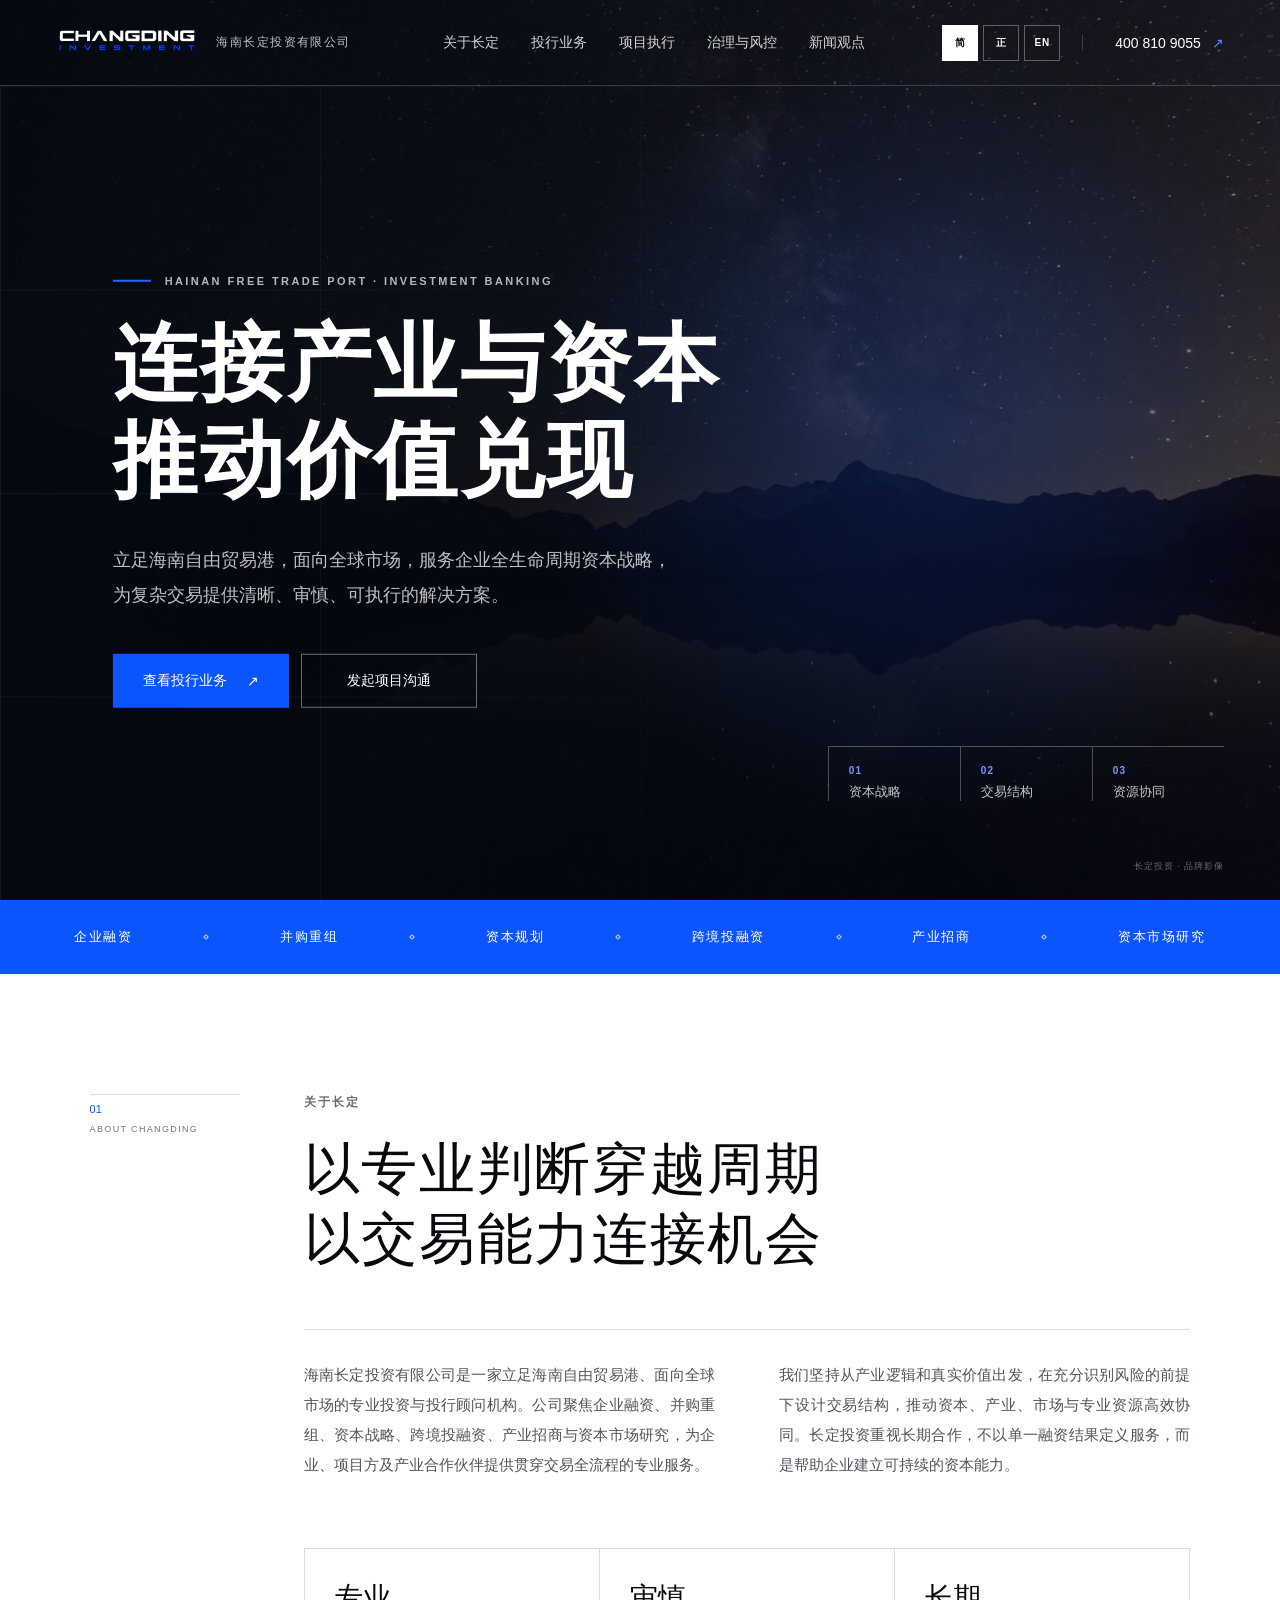
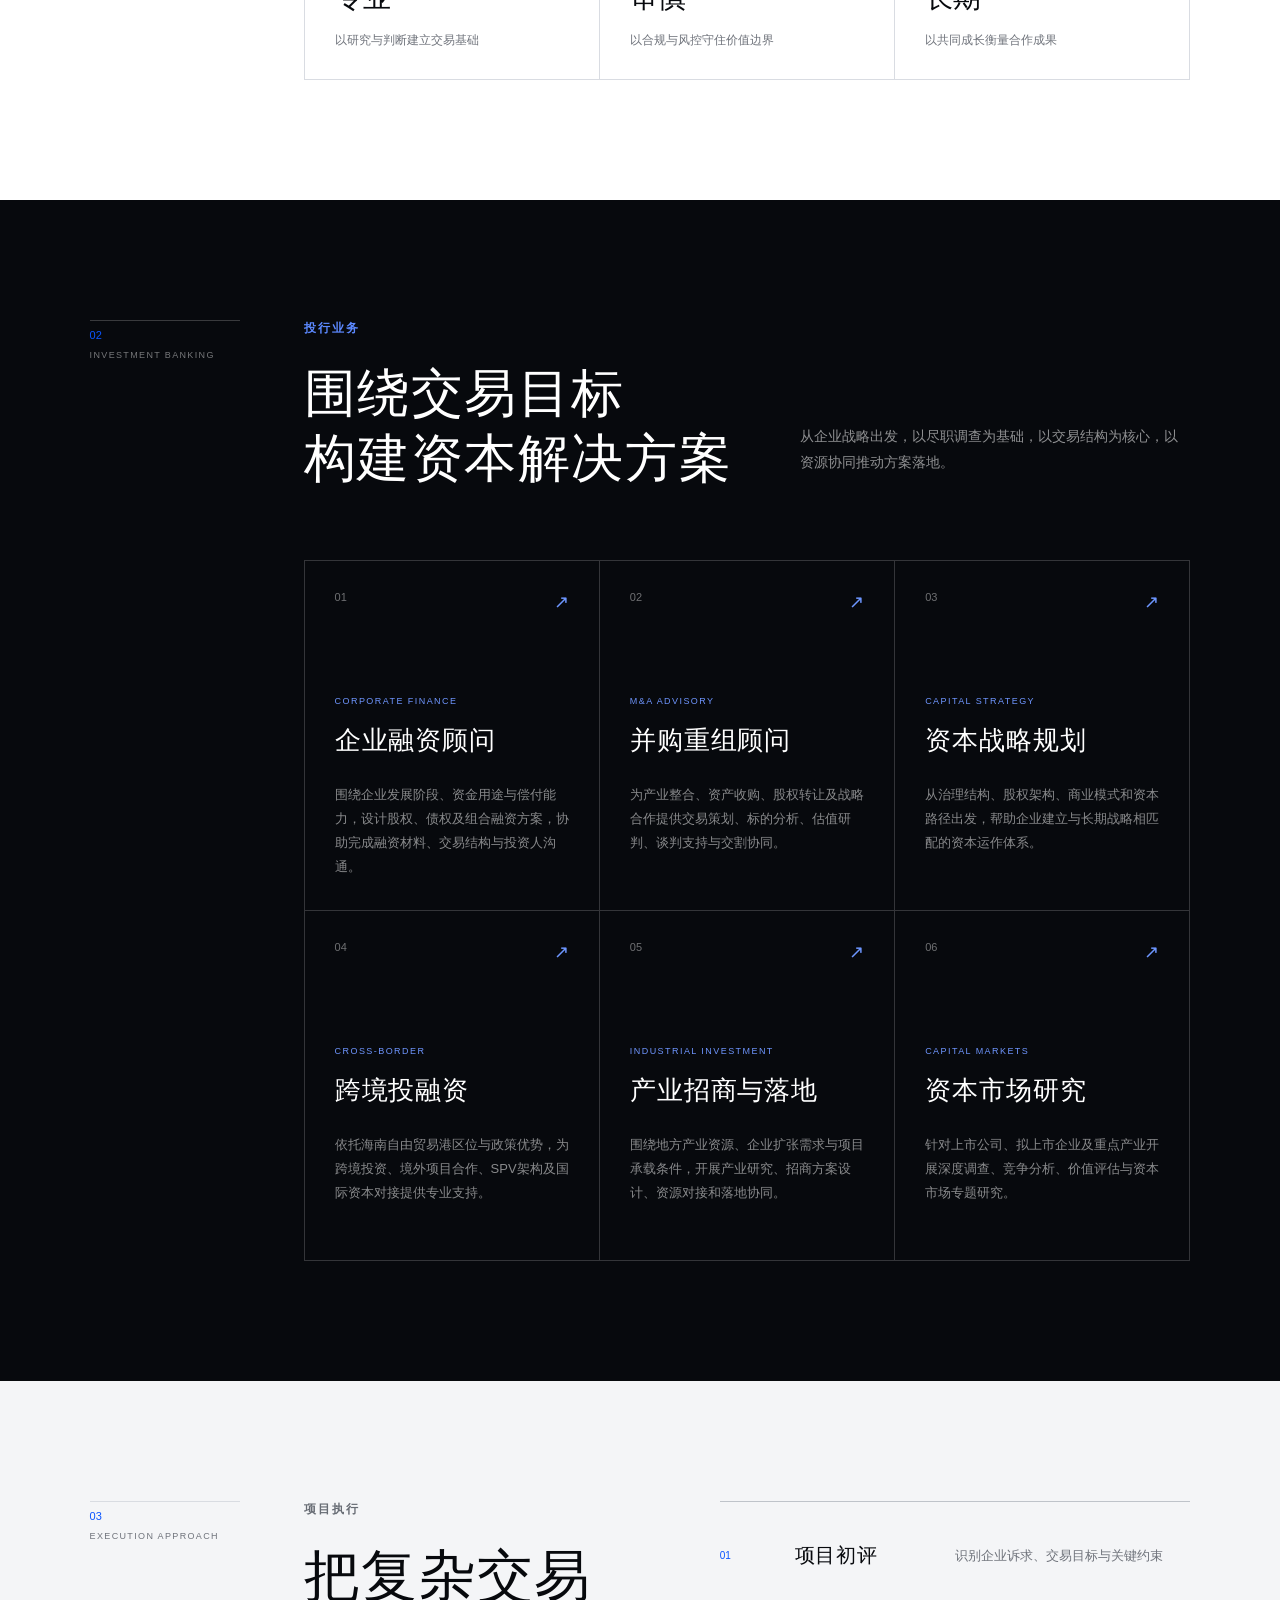
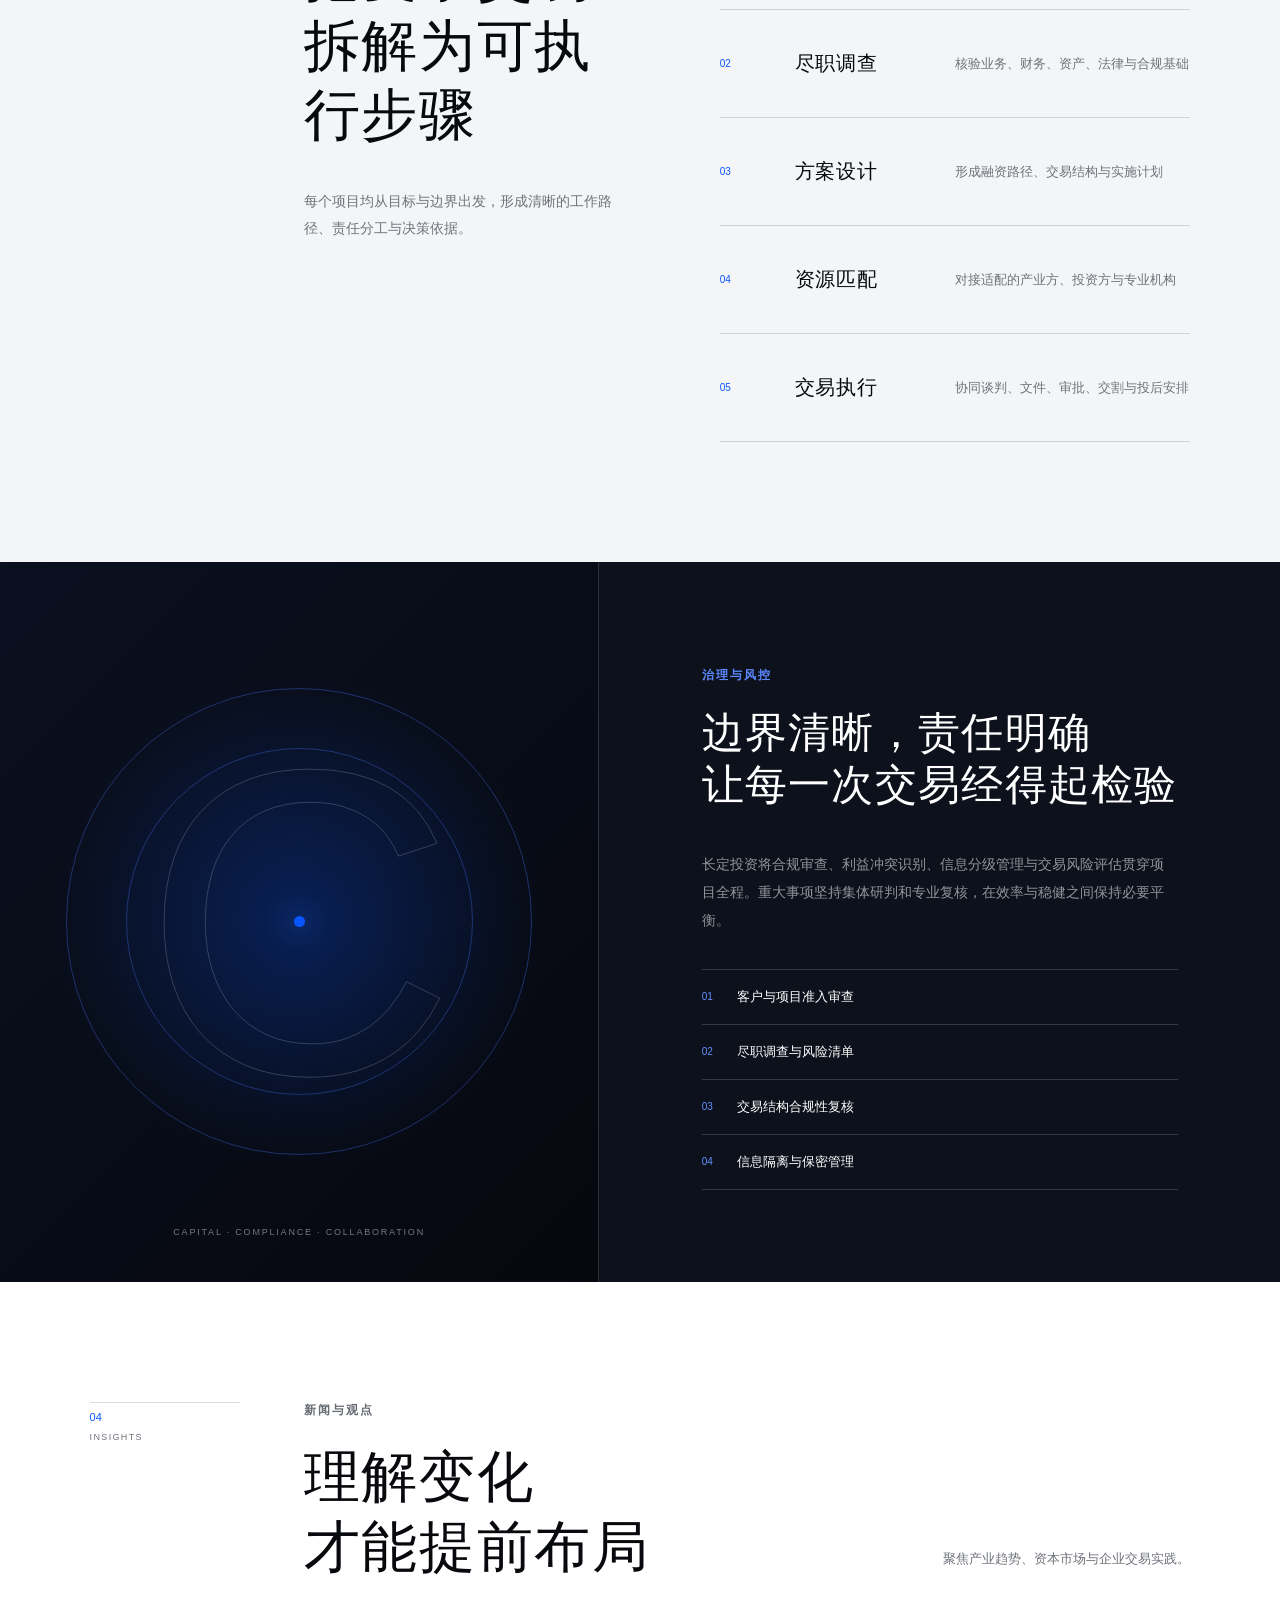
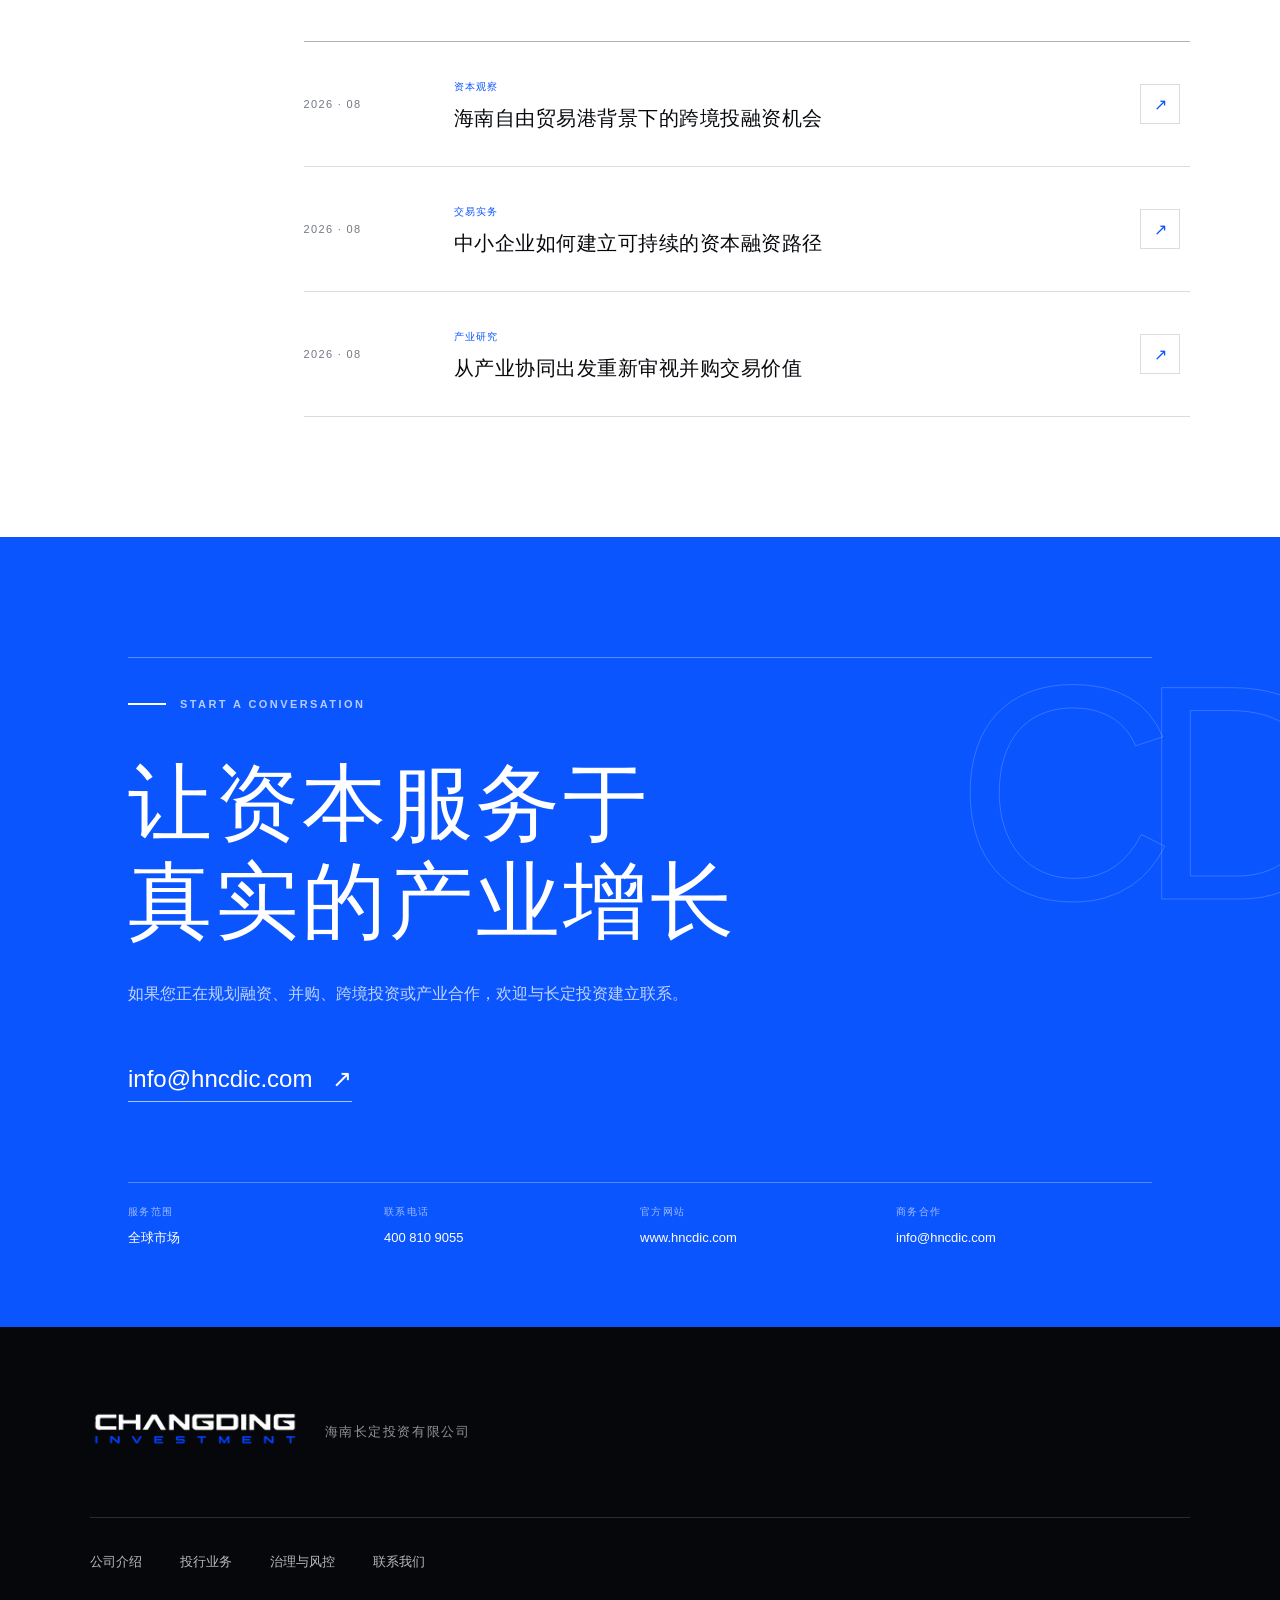
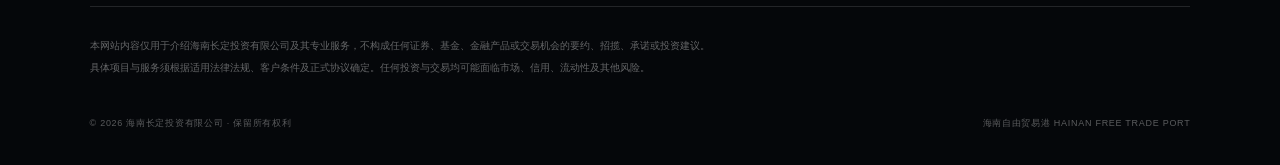
<file: index.html>
<!doctype html>
<html lang="zh-Hans">
<head>
  <meta charset="utf-8">
  <meta name="viewport" content="width=device-width,initial-scale=1">
  <title>海南长定投资有限公司｜投资银行与资本顾问</title>
  <meta name="description" content="海南长定投资有限公司立足海南自由贸易港、面向全球市场，提供企业融资、并购重组、资本战略、跨境投融资、产业招商与资本市场研究服务。">
  <meta name="keywords" content="海南长定投资,投资银行,企业融资,并购重组,跨境投融资,海南自由贸易港">
  <link rel="alternate" hreflang="zh-Hans" href="https://hncdic.com/">
  <link rel="alternate" hreflang="zh-Hant" href="https://hncdic.com/zh-hant/">
  <link rel="alternate" hreflang="en" href="https://hncdic.com/en/">
  <link rel="alternate" hreflang="x-default" href="https://hncdic.com/">
  <link rel="icon" href="favicon.svg" type="image/svg+xml">
  <link rel="stylesheet" href="styles.css?v=20260831-9">
</head>
<body>
<main>
  <header class="site-header">
    <a class="brand" href="#top" aria-label="海南长定投资有限公司首页">
      <img src="changding-logo-dark.png" alt="CHANGDING INVESTMENT">
      <span>海南长定投资有限公司</span>
    </a>
    <nav class="desktop-nav" aria-label="主导航">
      <a href="#about">关于长定</a><a href="#services">投行业务</a><a href="#approach">项目执行</a><a href="#governance">治理与风控</a><a href="#insights">新闻观点</a>
    </nav>
    <div class="header-tools">
      <nav class="language-nav" aria-label="语言切换">
        <a class="lang-switch" href="./" lang="zh-Hans" aria-current="page" aria-label="简体中文">简</a>
        <a class="lang-switch" href="zh-hant/" lang="zh-Hant" aria-label="正體中文">正</a>
        <a class="lang-switch" href="en/" lang="en" aria-label="English">EN</a>
      </nav>
      <a class="header-contact" href="tel:4008109055">400 810 9055 <span>↗</span></a>
    </div>
    <details class="mobile-menu">
      <summary aria-label="打开导航">菜单</summary>
      <nav><a href="#about">关于长定</a><a href="#services">投行业务</a><a href="#approach">项目执行</a><a href="#governance">治理与风控</a><a href="#insights">新闻观点</a><a href="#contact">联系我们</a></nav>
    </details>
  </header>

  <section class="hero" id="top">
    <video id="hero-video" class="hero-video" autoplay muted loop playsinline webkit-playsinline preload="auto" poster="hero-poster.jpg?v=2" aria-hidden="true" disablepictureinpicture>
      <source src="hero-background.mp4?v=2" type="video/mp4">
    </video>
    <div class="hero-grid" aria-hidden="true"></div>
    <div class="hero-content">
      <p class="eyebrow"><span></span> HAINAN FREE TRADE PORT · INVESTMENT BANKING</p>
      <h1>连接产业与资本<br>推动价值兑现</h1>
      <p class="hero-lead">立足海南自由贸易港，面向全球市场，服务企业全生命周期资本战略，<br>为复杂交易提供清晰、审慎、可执行的解决方案。</p>
      <div class="hero-actions"><a class="button button-blue" href="#services">查看投行业务 <span>↗</span></a><a class="button button-ghost" href="#contact">发起项目沟通</a></div>
    </div>
    <div class="hero-side"><div><strong>01</strong><span>资本战略</span></div><div><strong>02</strong><span>交易结构</span></div><div><strong>03</strong><span>资源协同</span></div></div>
    <p class="photo-credit">长定投资 · 品牌影像</p>
  </section>

  <div class="ticker" aria-label="核心业务"><div><span>企业融资</span><i></i><span>并购重组</span><i></i><span>资本规划</span><i></i><span>跨境投融资</span><i></i><span>产业招商</span><i></i><span>资本市场研究</span></div></div>

  <section class="section about" id="about">
    <div class="section-label"><span>01</span><p>ABOUT CHANGDING</p></div>
    <div class="about-main">
      <p class="kicker">关于长定</p><h2>以专业判断穿越周期<br>以交易能力连接机会</h2>
      <div class="about-copy">
        <p>海南长定投资有限公司是一家立足海南自由贸易港、面向全球市场的专业投资与投行顾问机构。公司聚焦企业融资、并购重组、资本战略、跨境投融资、产业招商与资本市场研究，为企业、项目方及产业合作伙伴提供贯穿交易全流程的专业服务。</p>
        <p>我们坚持从产业逻辑和真实价值出发，在充分识别风险的前提下设计交易结构，推动资本、产业、市场与专业资源高效协同。长定投资重视长期合作，不以单一融资结果定义服务，而是帮助企业建立可持续的资本能力。</p>
      </div>
      <div class="principles"><div><strong>专业</strong><span>以研究与判断建立交易基础</span></div><div><strong>审慎</strong><span>以合规与风控守住价值边界</span></div><div><strong>长期</strong><span>以共同成长衡量合作成果</span></div></div>
    </div>
  </section>

  <section class="section services" id="services">
    <div class="section-label light"><span>02</span><p>INVESTMENT BANKING</p></div>
    <div>
      <div class="services-head"><div><p class="kicker blue">投行业务</p><h2>围绕交易目标<br>构建资本解决方案</h2></div><p>从企业战略出发，以尽职调查为基础，以交易结构为核心，以资源协同推动方案落地。</p></div>
      <div class="service-grid">
        <article><div class="service-top"><span>01</span><i>↗</i></div><p class="service-en">CORPORATE FINANCE</p><h3>企业融资顾问</h3><p>围绕企业发展阶段、资金用途与偿付能力，设计股权、债权及组合融资方案，协助完成融资材料、交易结构与投资人沟通。</p></article>
        <article><div class="service-top"><span>02</span><i>↗</i></div><p class="service-en">M&amp;A ADVISORY</p><h3>并购重组顾问</h3><p>为产业整合、资产收购、股权转让及战略合作提供交易策划、标的分析、估值研判、谈判支持与交割协同。</p></article>
        <article><div class="service-top"><span>03</span><i>↗</i></div><p class="service-en">CAPITAL STRATEGY</p><h3>资本战略规划</h3><p>从治理结构、股权架构、商业模式和资本路径出发，帮助企业建立与长期战略相匹配的资本运作体系。</p></article>
        <article><div class="service-top"><span>04</span><i>↗</i></div><p class="service-en">CROSS-BORDER</p><h3>跨境投融资</h3><p>依托海南自由贸易港区位与政策优势，为跨境投资、境外项目合作、SPV架构及国际资本对接提供专业支持。</p></article>
        <article><div class="service-top"><span>05</span><i>↗</i></div><p class="service-en">INDUSTRIAL INVESTMENT</p><h3>产业招商与落地</h3><p>围绕地方产业资源、企业扩张需求与项目承载条件，开展产业研究、招商方案设计、资源对接和落地协同。</p></article>
        <article><div class="service-top"><span>06</span><i>↗</i></div><p class="service-en">CAPITAL MARKETS</p><h3>资本市场研究</h3><p>针对上市公司、拟上市企业及重点产业开展深度调查、竞争分析、价值评估与资本市场专题研究。</p></article>
      </div>
    </div>
  </section>

  <section class="section approach" id="approach">
    <div class="section-label"><span>03</span><p>EXECUTION APPROACH</p></div>
    <div class="approach-layout">
      <div class="approach-intro"><p class="kicker">项目执行</p><h2>把复杂交易<br>拆解为可执行步骤</h2><p>每个项目均从目标与边界出发，形成清晰的工作路径、责任分工与决策依据。</p></div>
      <div class="process-list">
        <div class="process-item"><span>01</span><h3>项目初评</h3><p>识别企业诉求、交易目标与关键约束</p></div>
        <div class="process-item"><span>02</span><h3>尽职调查</h3><p>核验业务、财务、资产、法律与合规基础</p></div>
        <div class="process-item"><span>03</span><h3>方案设计</h3><p>形成融资路径、交易结构与实施计划</p></div>
        <div class="process-item"><span>04</span><h3>资源匹配</h3><p>对接适配的产业方、投资方与专业机构</p></div>
        <div class="process-item"><span>05</span><h3>交易执行</h3><p>协同谈判、文件、审批、交割与投后安排</p></div>
      </div>
    </div>
  </section>

  <section class="governance" id="governance">
    <div class="governance-visual"><span class="giant-c">C</span><div class="orbit orbit-one"></div><div class="orbit orbit-two"></div><div class="core-dot"></div><p>CAPITAL · COMPLIANCE · COLLABORATION</p></div>
    <div class="governance-copy"><p class="kicker blue">治理与风控</p><h2>边界清晰，责任明确<br>让每一次交易经得起检验</h2><p>长定投资将合规审查、利益冲突识别、信息分级管理与交易风险评估贯穿项目全程。重大事项坚持集体研判和专业复核，在效率与稳健之间保持必要平衡。</p><ul><li><span>01</span>客户与项目准入审查</li><li><span>02</span>尽职调查与风险清单</li><li><span>03</span>交易结构合规性复核</li><li><span>04</span>信息隔离与保密管理</li></ul></div>
  </section>

  <section class="section insights" id="insights">
    <div class="section-label"><span>04</span><p>INSIGHTS</p></div>
    <div><div class="insights-head"><div><p class="kicker">新闻与观点</p><h2>理解变化<br>才能提前布局</h2></div><p>聚焦产业趋势、资本市场与企业交易实践。</p></div>
      <div class="insight-list">
        <article><time>2026 · 08</time><div><span>资本观察</span><h3>海南自由贸易港背景下的跨境投融资机会</h3></div><a href="#contact" aria-label="咨询跨境投融资机会">↗</a></article>
        <article><time>2026 · 08</time><div><span>交易实务</span><h3>中小企业如何建立可持续的资本融资路径</h3></div><a href="#contact" aria-label="咨询企业融资路径">↗</a></article>
        <article><time>2026 · 08</time><div><span>产业研究</span><h3>从产业协同出发重新审视并购交易价值</h3></div><a href="#contact" aria-label="咨询并购交易价值">↗</a></article>
      </div>
    </div>
  </section>

  <section class="contact" id="contact">
    <div class="contact-line"></div><p class="eyebrow"><span></span> START A CONVERSATION</p><h2>让资本服务于<br>真实的产业增长</h2><p>如果您正在规划融资、并购、跨境投资或产业合作，欢迎与长定投资建立联系。</p><a class="contact-email" href="mailto:info@hncdic.com">info@hncdic.com <span>↗</span></a>
    <div class="contact-meta"><div><span>服务范围</span><strong>全球市场</strong></div><div><span>联系电话</span><strong><a href="tel:4008109055">400 810 9055</a></strong></div><div><span>官方网站</span><strong>www.hncdic.com</strong></div><div><span>商务合作</span><strong>info@hncdic.com</strong></div></div>
  </section>

  <footer>
    <div class="footer-brand"><img src="changding-logo-dark.png" alt="CHANGDING INVESTMENT"><p>海南长定投资有限公司</p></div>
    <div class="footer-links"><a href="#about">公司介绍</a><a href="#services">投行业务</a><a href="#governance">治理与风控</a><a href="#contact">联系我们</a></div>
    <div class="legal"><p>本网站内容仅用于介绍海南长定投资有限公司及其专业服务，不构成任何证券、基金、金融产品或交易机会的要约、招揽、承诺或投资建议。</p><p>具体项目与服务须根据适用法律法规、客户条件及正式协议确定。任何投资与交易均可能面临市场、信用、流动性及其他风险。</p></div>
    <div class="copyright"><span>© 2026 海南长定投资有限公司 · 保留所有权利</span><span>海南自由贸易港 HAINAN FREE TRADE PORT</span></div>
  </footer>
</main>
<script>
  (() => {
    const video = document.getElementById('hero-video');
    if (!video) return;

    video.muted = true;
    video.defaultMuted = true;
    video.playsInline = true;

    const startVideo = () => {
      const playback = video.play();
      if (playback && typeof playback.catch === 'function') playback.catch(() => {});
    };

    if (video.readyState >= 2) startVideo();
    video.addEventListener('loadeddata', startVideo, { once: true });
    video.addEventListener('canplay', startVideo, { once: true });
    window.addEventListener('pageshow', startVideo);
    document.addEventListener('visibilitychange', () => {
      if (!document.hidden) startVideo();
    });
    ['pointerdown', 'touchstart', 'keydown'].forEach((eventName) => {
      window.addEventListener(eventName, startVideo, { once: true, passive: true });
    });
  })();
</script>
</body>
</html>
</file>
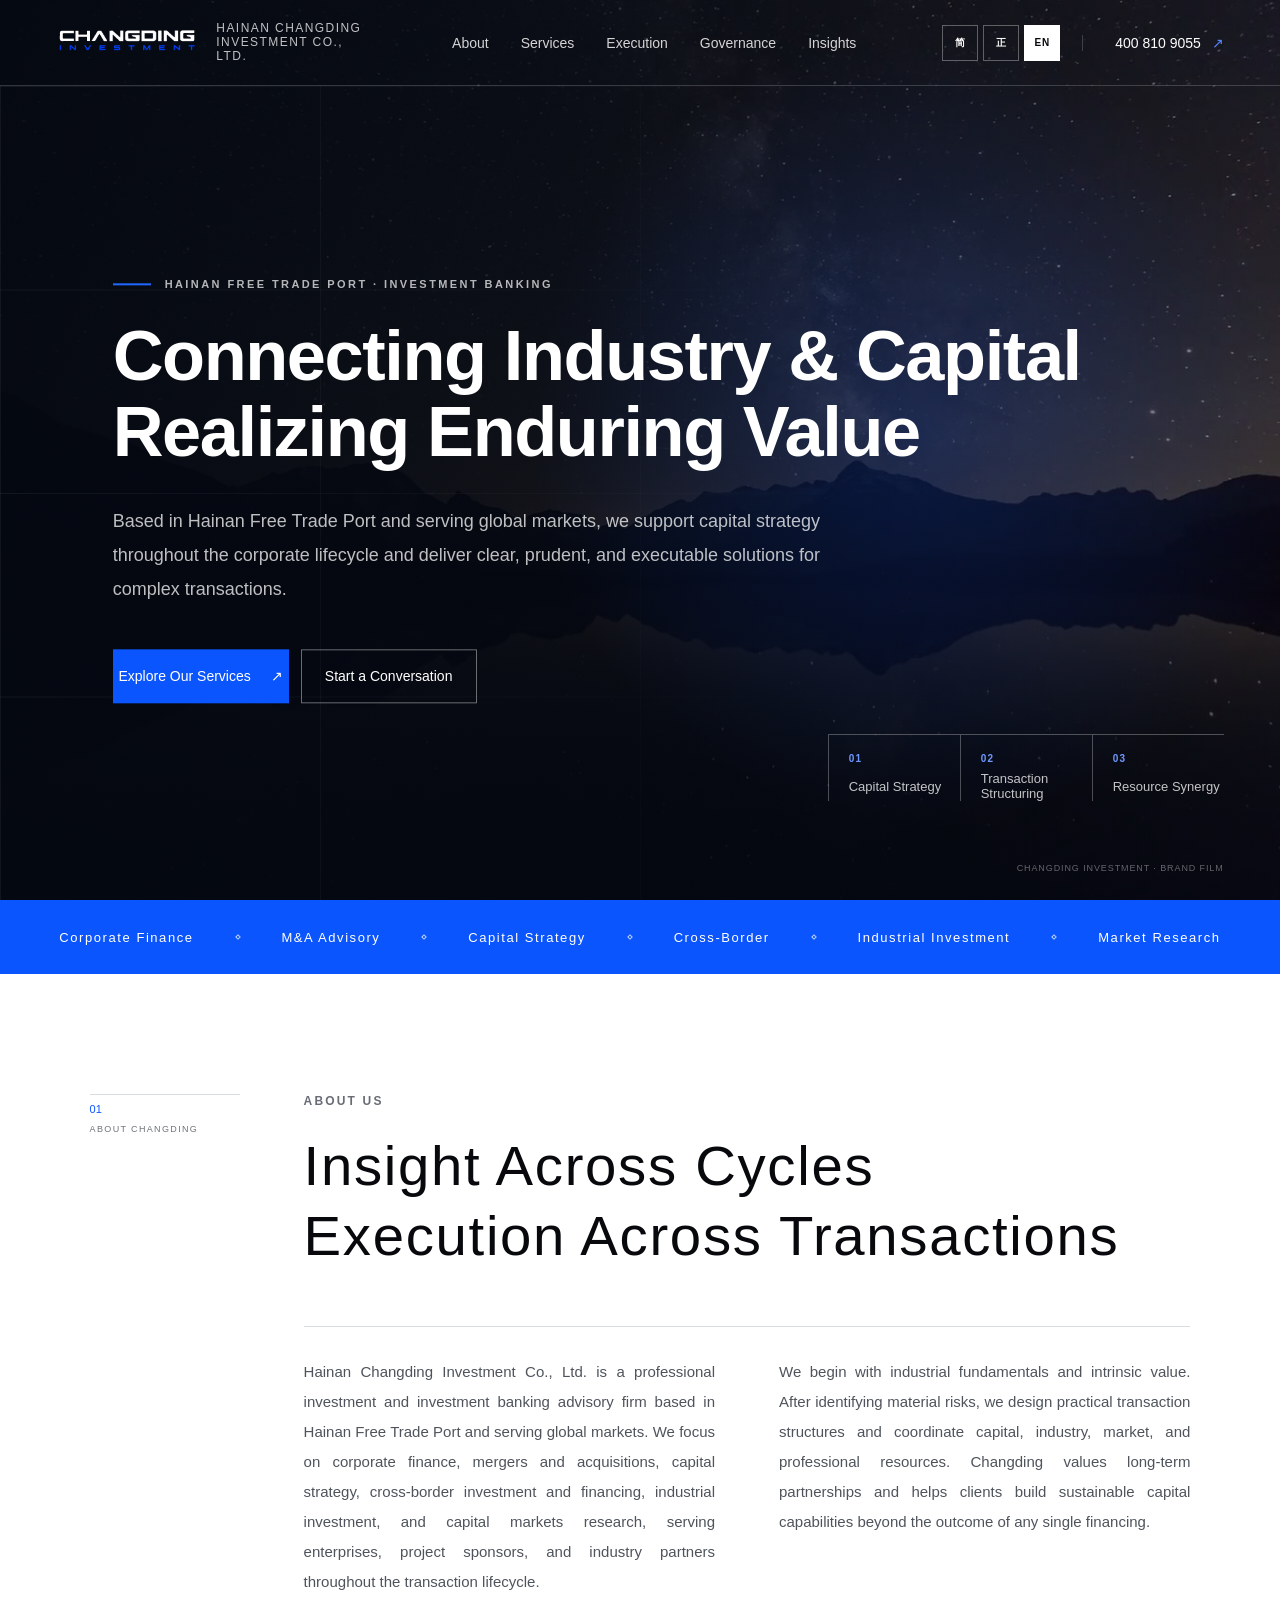
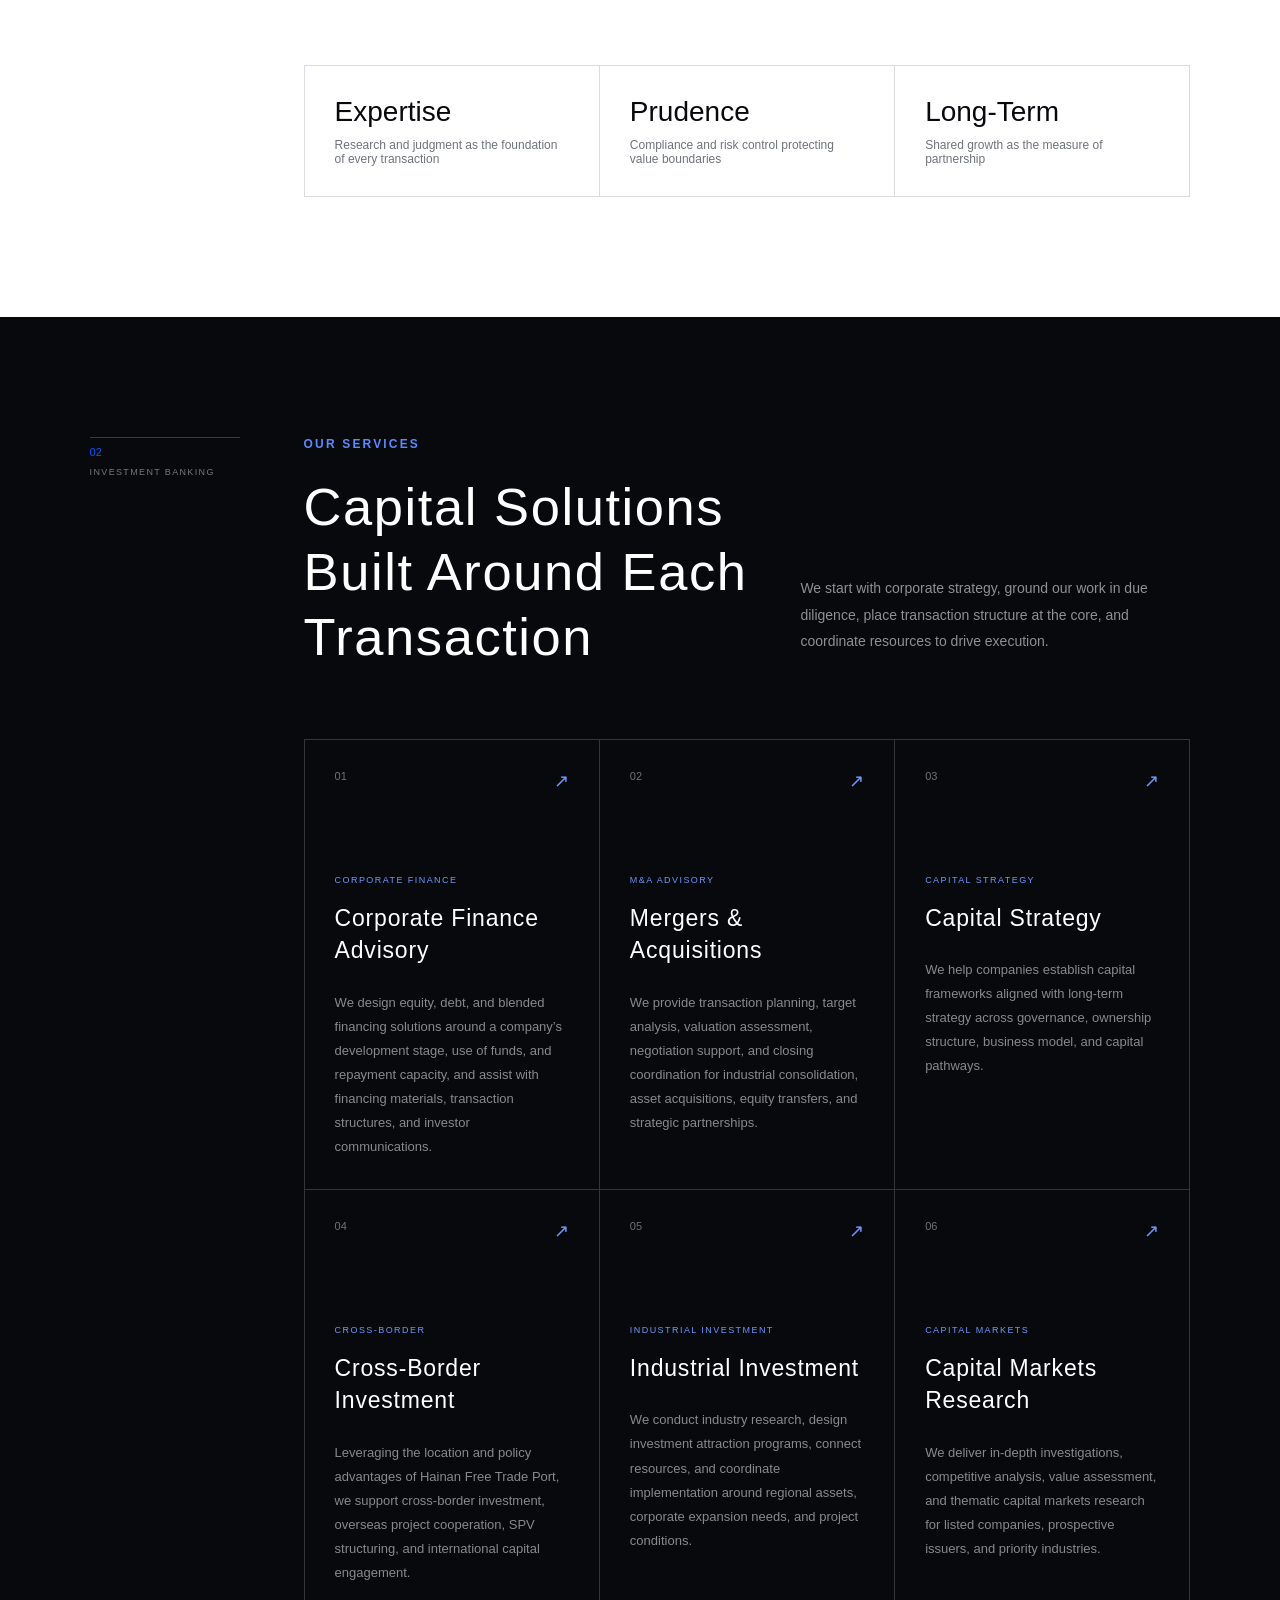
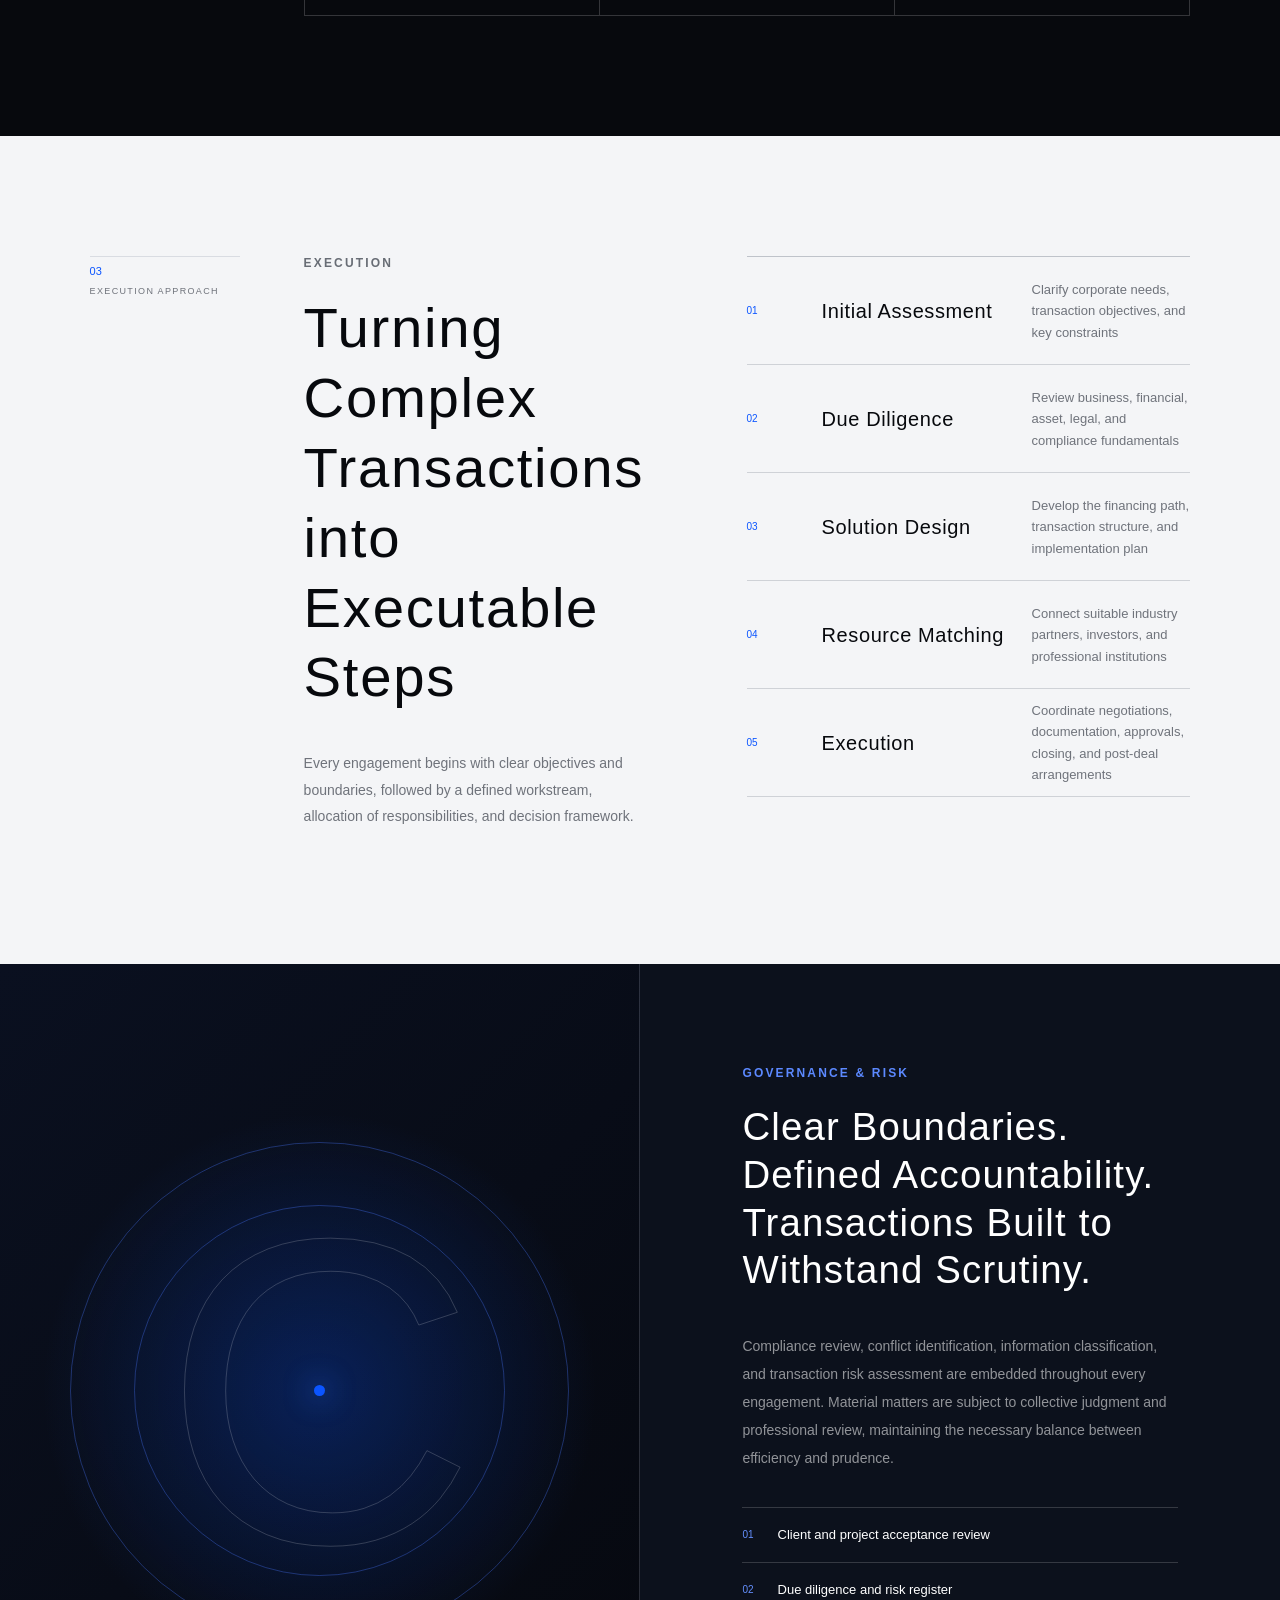
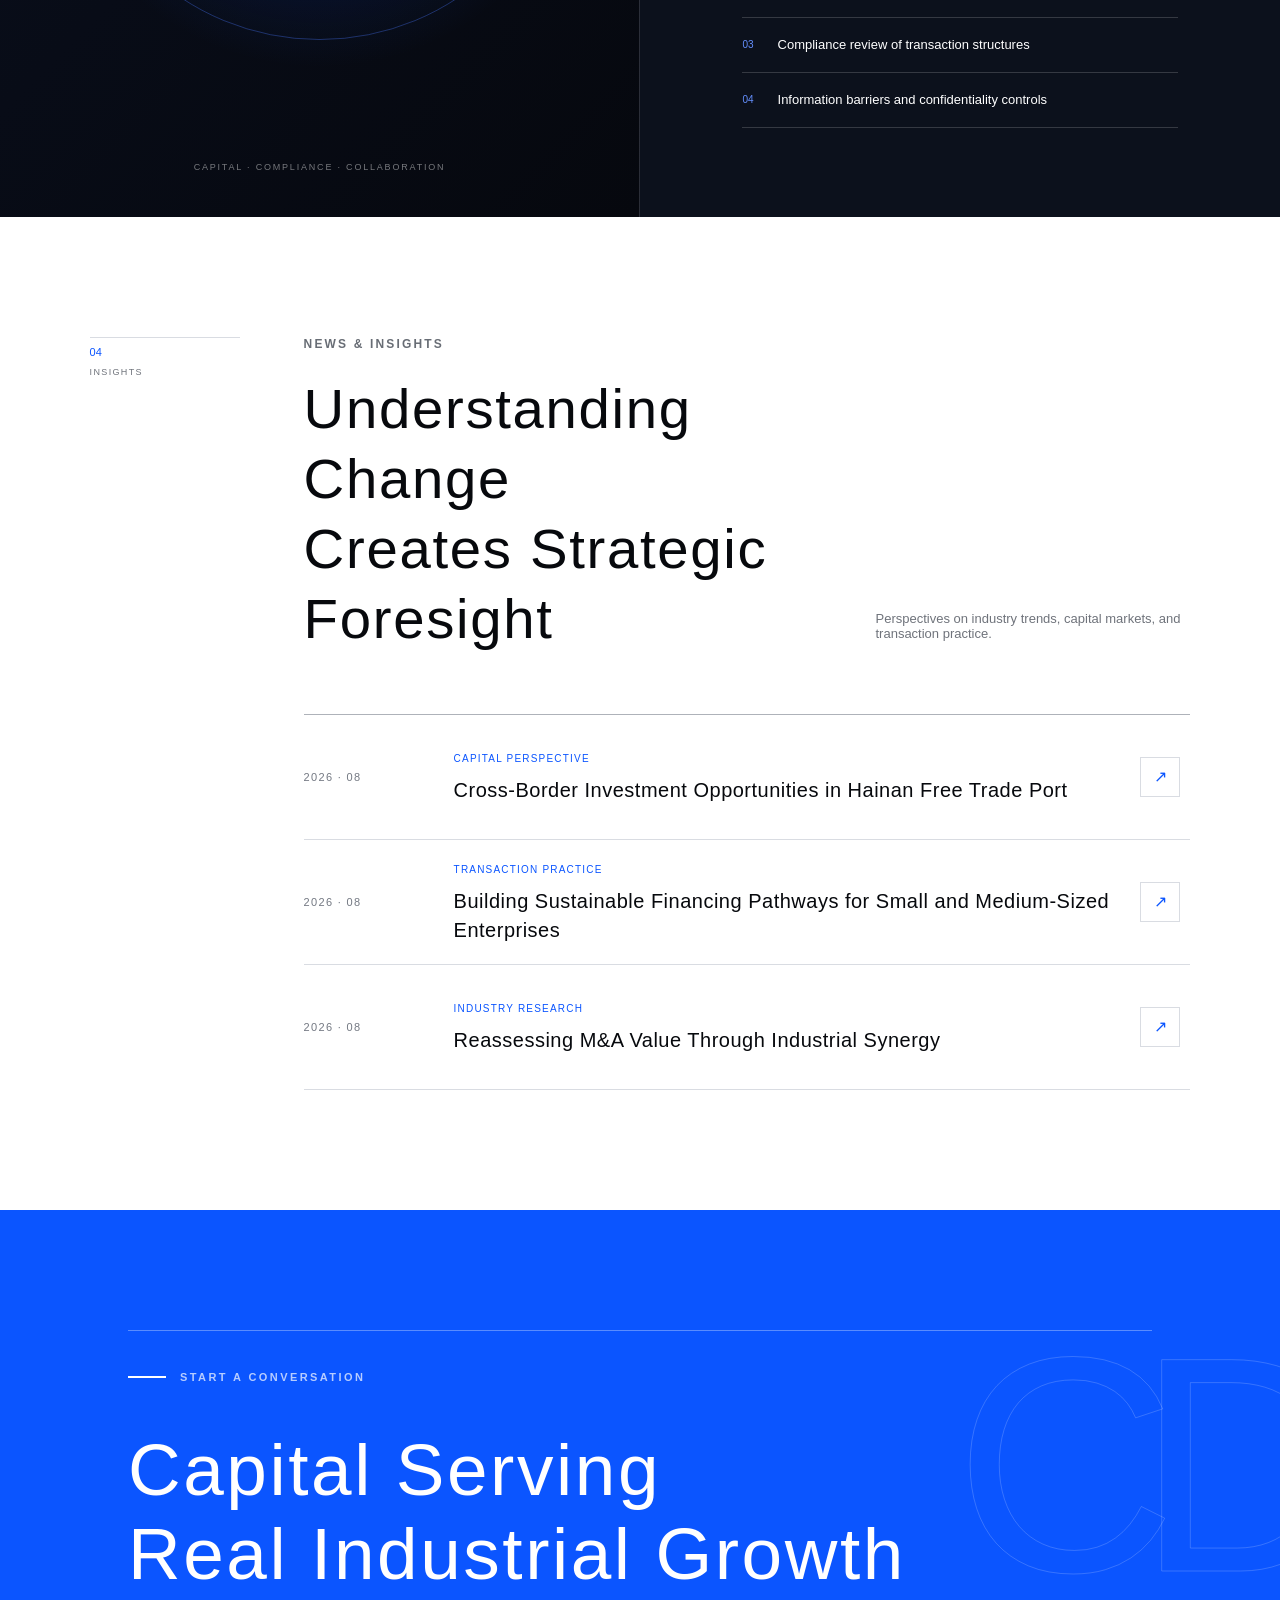
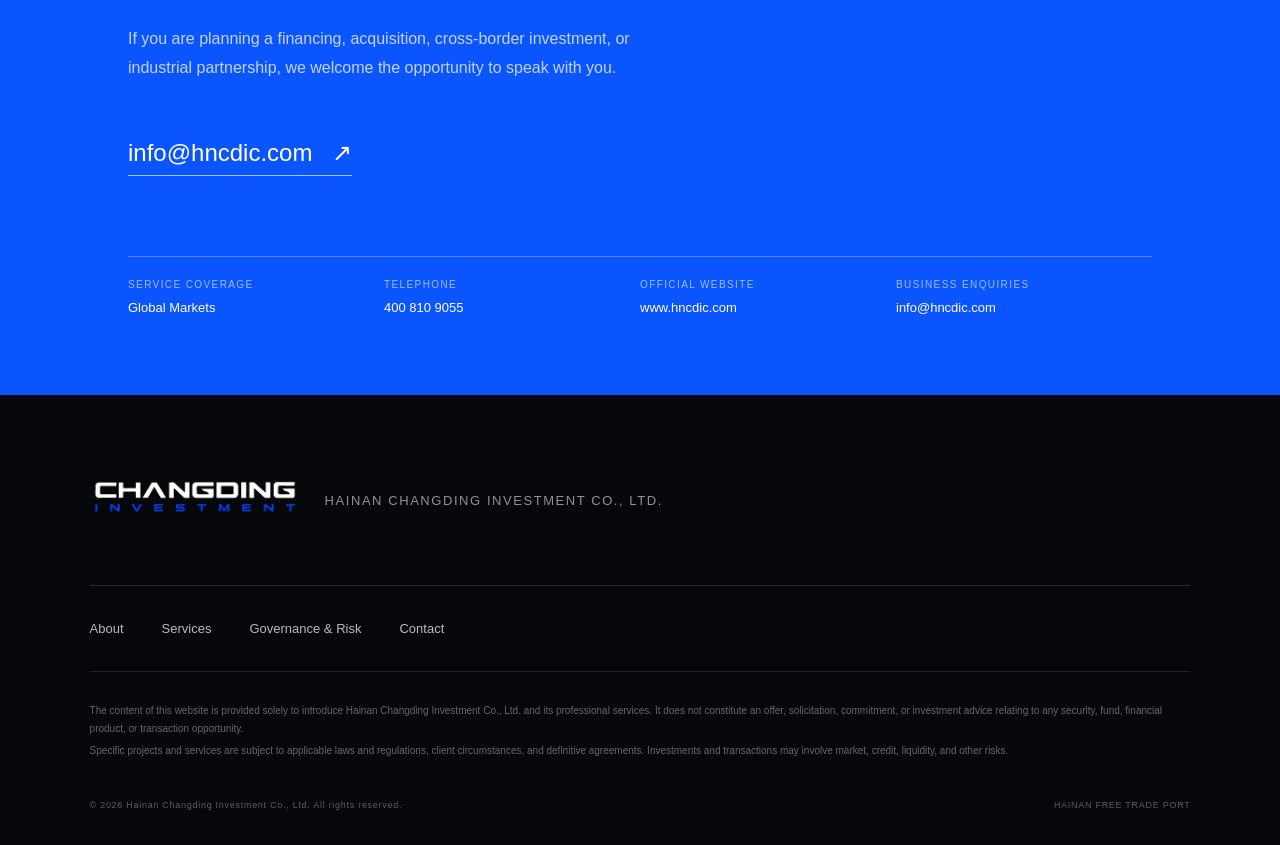
<file: en/index.html>
<!doctype html>
<html lang="en">
<head>
  <meta charset="utf-8">
  <meta name="viewport" content="width=device-width,initial-scale=1">
  <title>Hainan Changding Investment Co., Ltd. | Investment Banking &amp; Capital Advisory</title>
  <meta name="description" content="Hainan Changding Investment Co., Ltd., based in Hainan Free Trade Port and serving global markets, provides corporate finance, M&amp;A, capital strategy, cross-border investment and financing, industrial investment, and capital markets research.">
  <meta name="keywords" content="Hainan Changding Investment,investment banking,corporate finance,M&amp;A advisory,cross-border investment,Hainan Free Trade Port">
  <link rel="alternate" hreflang="zh-Hans" href="https://hncdic.com/">
  <link rel="alternate" hreflang="zh-Hant" href="https://hncdic.com/zh-hant/">
  <link rel="alternate" hreflang="en" href="https://hncdic.com/en/">
  <link rel="alternate" hreflang="x-default" href="https://hncdic.com/">
  <link rel="icon" href="../favicon.svg" type="image/svg+xml">
  <link rel="stylesheet" href="../styles.css?v=20260831-9">
</head>
<body class="english-page">
<main>
  <header class="site-header">
    <a class="brand" href="#top" aria-label="Hainan Changding Investment homepage">
      <img src="../changding-logo-dark.png" alt="CHANGDING INVESTMENT">
      <span>HAINAN CHANGDING INVESTMENT CO., LTD.</span>
    </a>
    <nav class="desktop-nav" aria-label="Primary navigation">
      <a href="#about">About</a><a href="#services">Services</a><a href="#approach">Execution</a><a href="#governance">Governance</a><a href="#insights">Insights</a>
    </nav>
    <div class="header-tools">
      <nav class="language-nav" aria-label="Language selection">
        <a class="lang-switch" href="../" lang="zh-Hans" aria-label="简体中文">简</a>
        <a class="lang-switch" href="../zh-hant/" lang="zh-Hant" aria-label="正體中文">正</a>
        <a class="lang-switch" href="./" lang="en" aria-current="page" aria-label="English">EN</a>
      </nav>
      <a class="header-contact" href="tel:4008109055">400 810 9055 <span>↗</span></a>
    </div>
    <details class="mobile-menu">
      <summary aria-label="Open navigation">MENU</summary>
      <nav><a href="#about">About</a><a href="#services">Services</a><a href="#approach">Execution</a><a href="#governance">Governance</a><a href="#insights">Insights</a><a href="#contact">Contact</a></nav>
    </details>
  </header>

  <section class="hero" id="top">
    <video id="hero-video" class="hero-video" autoplay muted loop playsinline webkit-playsinline preload="auto" poster="../hero-poster.jpg?v=2" aria-hidden="true" disablepictureinpicture>
      <source src="../hero-background.mp4?v=2" type="video/mp4">
    </video>
    <div class="hero-grid" aria-hidden="true"></div>
    <div class="hero-content">
      <p class="eyebrow"><span></span> HAINAN FREE TRADE PORT · INVESTMENT BANKING</p>
      <h1>Connecting Industry &amp; Capital<br>Realizing Enduring Value</h1>
      <p class="hero-lead">Based in Hainan Free Trade Port and serving global markets, we support capital strategy throughout the corporate lifecycle and deliver clear, prudent, and executable solutions for complex transactions.</p>
      <div class="hero-actions"><a class="button button-blue" href="#services">Explore Our Services <span>↗</span></a><a class="button button-ghost" href="#contact">Start a Conversation</a></div>
    </div>
    <div class="hero-side"><div><strong>01</strong><span>Capital Strategy</span></div><div><strong>02</strong><span>Transaction Structuring</span></div><div><strong>03</strong><span>Resource Synergy</span></div></div>
    <p class="photo-credit">CHANGDING INVESTMENT · BRAND FILM</p>
  </section>

  <div class="ticker" aria-label="Core services"><div><span>Corporate Finance</span><i></i><span>M&amp;A Advisory</span><i></i><span>Capital Strategy</span><i></i><span>Cross-Border</span><i></i><span>Industrial Investment</span><i></i><span>Market Research</span></div></div>

  <section class="section about" id="about">
    <div class="section-label"><span>01</span><p>ABOUT CHANGDING</p></div>
    <div class="about-main">
      <p class="kicker">ABOUT US</p><h2>Insight Across Cycles<br>Execution Across Transactions</h2>
      <div class="about-copy">
        <p>Hainan Changding Investment Co., Ltd. is a professional investment and investment banking advisory firm based in Hainan Free Trade Port and serving global markets. We focus on corporate finance, mergers and acquisitions, capital strategy, cross-border investment and financing, industrial investment, and capital markets research, serving enterprises, project sponsors, and industry partners throughout the transaction lifecycle.</p>
        <p>We begin with industrial fundamentals and intrinsic value. After identifying material risks, we design practical transaction structures and coordinate capital, industry, market, and professional resources. Changding values long-term partnerships and helps clients build sustainable capital capabilities beyond the outcome of any single financing.</p>
      </div>
      <div class="principles"><div><strong>Expertise</strong><span>Research and judgment as the foundation of every transaction</span></div><div><strong>Prudence</strong><span>Compliance and risk control protecting value boundaries</span></div><div><strong>Long-Term</strong><span>Shared growth as the measure of partnership</span></div></div>
    </div>
  </section>

  <section class="section services" id="services">
    <div class="section-label light"><span>02</span><p>INVESTMENT BANKING</p></div>
    <div>
      <div class="services-head"><div><p class="kicker blue">OUR SERVICES</p><h2>Capital Solutions<br>Built Around Each Transaction</h2></div><p>We start with corporate strategy, ground our work in due diligence, place transaction structure at the core, and coordinate resources to drive execution.</p></div>
      <div class="service-grid">
        <article><div class="service-top"><span>01</span><i>↗</i></div><p class="service-en">CORPORATE FINANCE</p><h3>Corporate Finance Advisory</h3><p>We design equity, debt, and blended financing solutions around a company’s development stage, use of funds, and repayment capacity, and assist with financing materials, transaction structures, and investor communications.</p></article>
        <article><div class="service-top"><span>02</span><i>↗</i></div><p class="service-en">M&amp;A ADVISORY</p><h3>Mergers &amp; Acquisitions</h3><p>We provide transaction planning, target analysis, valuation assessment, negotiation support, and closing coordination for industrial consolidation, asset acquisitions, equity transfers, and strategic partnerships.</p></article>
        <article><div class="service-top"><span>03</span><i>↗</i></div><p class="service-en">CAPITAL STRATEGY</p><h3>Capital Strategy</h3><p>We help companies establish capital frameworks aligned with long-term strategy across governance, ownership structure, business model, and capital pathways.</p></article>
        <article><div class="service-top"><span>04</span><i>↗</i></div><p class="service-en">CROSS-BORDER</p><h3>Cross-Border Investment</h3><p>Leveraging the location and policy advantages of Hainan Free Trade Port, we support cross-border investment, overseas project cooperation, SPV structuring, and international capital engagement.</p></article>
        <article><div class="service-top"><span>05</span><i>↗</i></div><p class="service-en">INDUSTRIAL INVESTMENT</p><h3>Industrial Investment</h3><p>We conduct industry research, design investment attraction programs, connect resources, and coordinate implementation around regional assets, corporate expansion needs, and project conditions.</p></article>
        <article><div class="service-top"><span>06</span><i>↗</i></div><p class="service-en">CAPITAL MARKETS</p><h3>Capital Markets Research</h3><p>We deliver in-depth investigations, competitive analysis, value assessment, and thematic capital markets research for listed companies, prospective issuers, and priority industries.</p></article>
      </div>
    </div>
  </section>

  <section class="section approach" id="approach">
    <div class="section-label"><span>03</span><p>EXECUTION APPROACH</p></div>
    <div class="approach-layout">
      <div class="approach-intro"><p class="kicker">EXECUTION</p><h2>Turning Complex Transactions<br>into Executable Steps</h2><p>Every engagement begins with clear objectives and boundaries, followed by a defined workstream, allocation of responsibilities, and decision framework.</p></div>
      <div class="process-list">
        <div class="process-item"><span>01</span><h3>Initial Assessment</h3><p>Clarify corporate needs, transaction objectives, and key constraints</p></div>
        <div class="process-item"><span>02</span><h3>Due Diligence</h3><p>Review business, financial, asset, legal, and compliance fundamentals</p></div>
        <div class="process-item"><span>03</span><h3>Solution Design</h3><p>Develop the financing path, transaction structure, and implementation plan</p></div>
        <div class="process-item"><span>04</span><h3>Resource Matching</h3><p>Connect suitable industry partners, investors, and professional institutions</p></div>
        <div class="process-item"><span>05</span><h3>Execution</h3><p>Coordinate negotiations, documentation, approvals, closing, and post-deal arrangements</p></div>
      </div>
    </div>
  </section>

  <section class="governance" id="governance">
    <div class="governance-visual"><span class="giant-c">C</span><div class="orbit orbit-one"></div><div class="orbit orbit-two"></div><div class="core-dot"></div><p>CAPITAL · COMPLIANCE · COLLABORATION</p></div>
    <div class="governance-copy"><p class="kicker blue">GOVERNANCE &amp; RISK</p><h2>Clear Boundaries. Defined Accountability.<br>Transactions Built to Withstand Scrutiny.</h2><p>Compliance review, conflict identification, information classification, and transaction risk assessment are embedded throughout every engagement. Material matters are subject to collective judgment and professional review, maintaining the necessary balance between efficiency and prudence.</p><ul><li><span>01</span>Client and project acceptance review</li><li><span>02</span>Due diligence and risk register</li><li><span>03</span>Compliance review of transaction structures</li><li><span>04</span>Information barriers and confidentiality controls</li></ul></div>
  </section>

  <section class="section insights" id="insights">
    <div class="section-label"><span>04</span><p>INSIGHTS</p></div>
    <div><div class="insights-head"><div><p class="kicker">NEWS &amp; INSIGHTS</p><h2>Understanding Change<br>Creates Strategic Foresight</h2></div><p>Perspectives on industry trends, capital markets, and transaction practice.</p></div>
      <div class="insight-list">
        <article><time>2026 · 08</time><div><span>CAPITAL PERSPECTIVE</span><h3>Cross-Border Investment Opportunities in Hainan Free Trade Port</h3></div><a href="#contact" aria-label="Discuss cross-border investment opportunities">↗</a></article>
        <article><time>2026 · 08</time><div><span>TRANSACTION PRACTICE</span><h3>Building Sustainable Financing Pathways for Small and Medium-Sized Enterprises</h3></div><a href="#contact" aria-label="Discuss corporate financing pathways">↗</a></article>
        <article><time>2026 · 08</time><div><span>INDUSTRY RESEARCH</span><h3>Reassessing M&amp;A Value Through Industrial Synergy</h3></div><a href="#contact" aria-label="Discuss M and A value">↗</a></article>
      </div>
    </div>
  </section>

  <section class="contact" id="contact">
    <div class="contact-line"></div><p class="eyebrow"><span></span> START A CONVERSATION</p><h2>Capital Serving<br>Real Industrial Growth</h2><p>If you are planning a financing, acquisition, cross-border investment, or industrial partnership, we welcome the opportunity to speak with you.</p><a class="contact-email" href="mailto:info@hncdic.com">info@hncdic.com <span>↗</span></a>
    <div class="contact-meta"><div><span>SERVICE COVERAGE</span><strong>Global Markets</strong></div><div><span>TELEPHONE</span><strong><a href="tel:4008109055">400 810 9055</a></strong></div><div><span>OFFICIAL WEBSITE</span><strong>www.hncdic.com</strong></div><div><span>BUSINESS ENQUIRIES</span><strong>info@hncdic.com</strong></div></div>
  </section>

  <footer>
    <div class="footer-brand"><img src="../changding-logo-dark.png" alt="CHANGDING INVESTMENT"><p>HAINAN CHANGDING INVESTMENT CO., LTD.</p></div>
    <div class="footer-links"><a href="#about">About</a><a href="#services">Services</a><a href="#governance">Governance &amp; Risk</a><a href="#contact">Contact</a></div>
    <div class="legal"><p>The content of this website is provided solely to introduce Hainan Changding Investment Co., Ltd. and its professional services. It does not constitute an offer, solicitation, commitment, or investment advice relating to any security, fund, financial product, or transaction opportunity.</p><p>Specific projects and services are subject to applicable laws and regulations, client circumstances, and definitive agreements. Investments and transactions may involve market, credit, liquidity, and other risks.</p></div>
    <div class="copyright"><span>© 2026 Hainan Changding Investment Co., Ltd. All rights reserved.</span><span>HAINAN FREE TRADE PORT</span></div>
  </footer>
</main>
<script>
  (() => {
    const video = document.getElementById('hero-video');
    if (!video) return;

    video.muted = true;
    video.defaultMuted = true;
    video.playsInline = true;

    const startVideo = () => {
      const playback = video.play();
      if (playback && typeof playback.catch === 'function') playback.catch(() => {});
    };

    if (video.readyState >= 2) startVideo();
    video.addEventListener('loadeddata', startVideo, { once: true });
    video.addEventListener('canplay', startVideo, { once: true });
    window.addEventListener('pageshow', startVideo);
    document.addEventListener('visibilitychange', () => {
      if (!document.hidden) startVideo();
    });
    ['pointerdown', 'touchstart', 'keydown'].forEach((eventName) => {
      window.addEventListener(eventName, startVideo, { once: true, passive: true });
    });
  })();
</script>
</body>
</html>
</file>
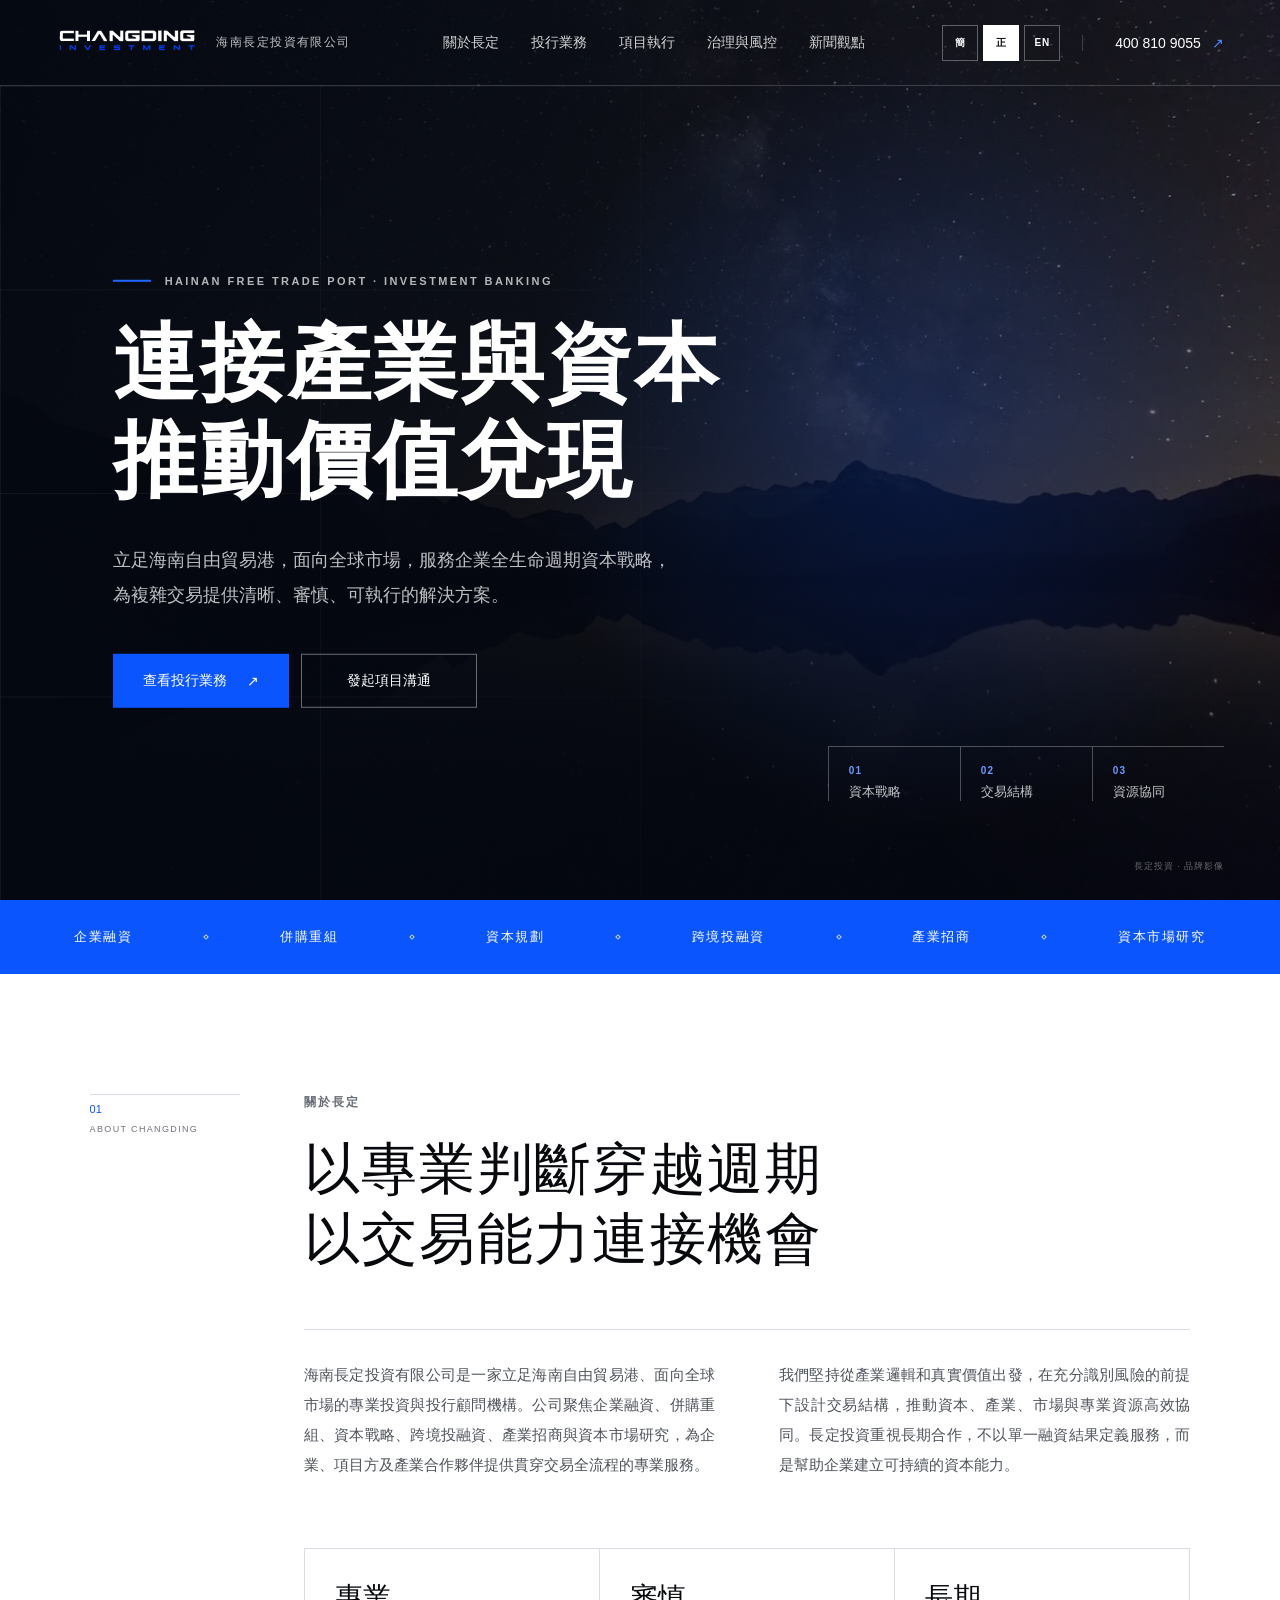
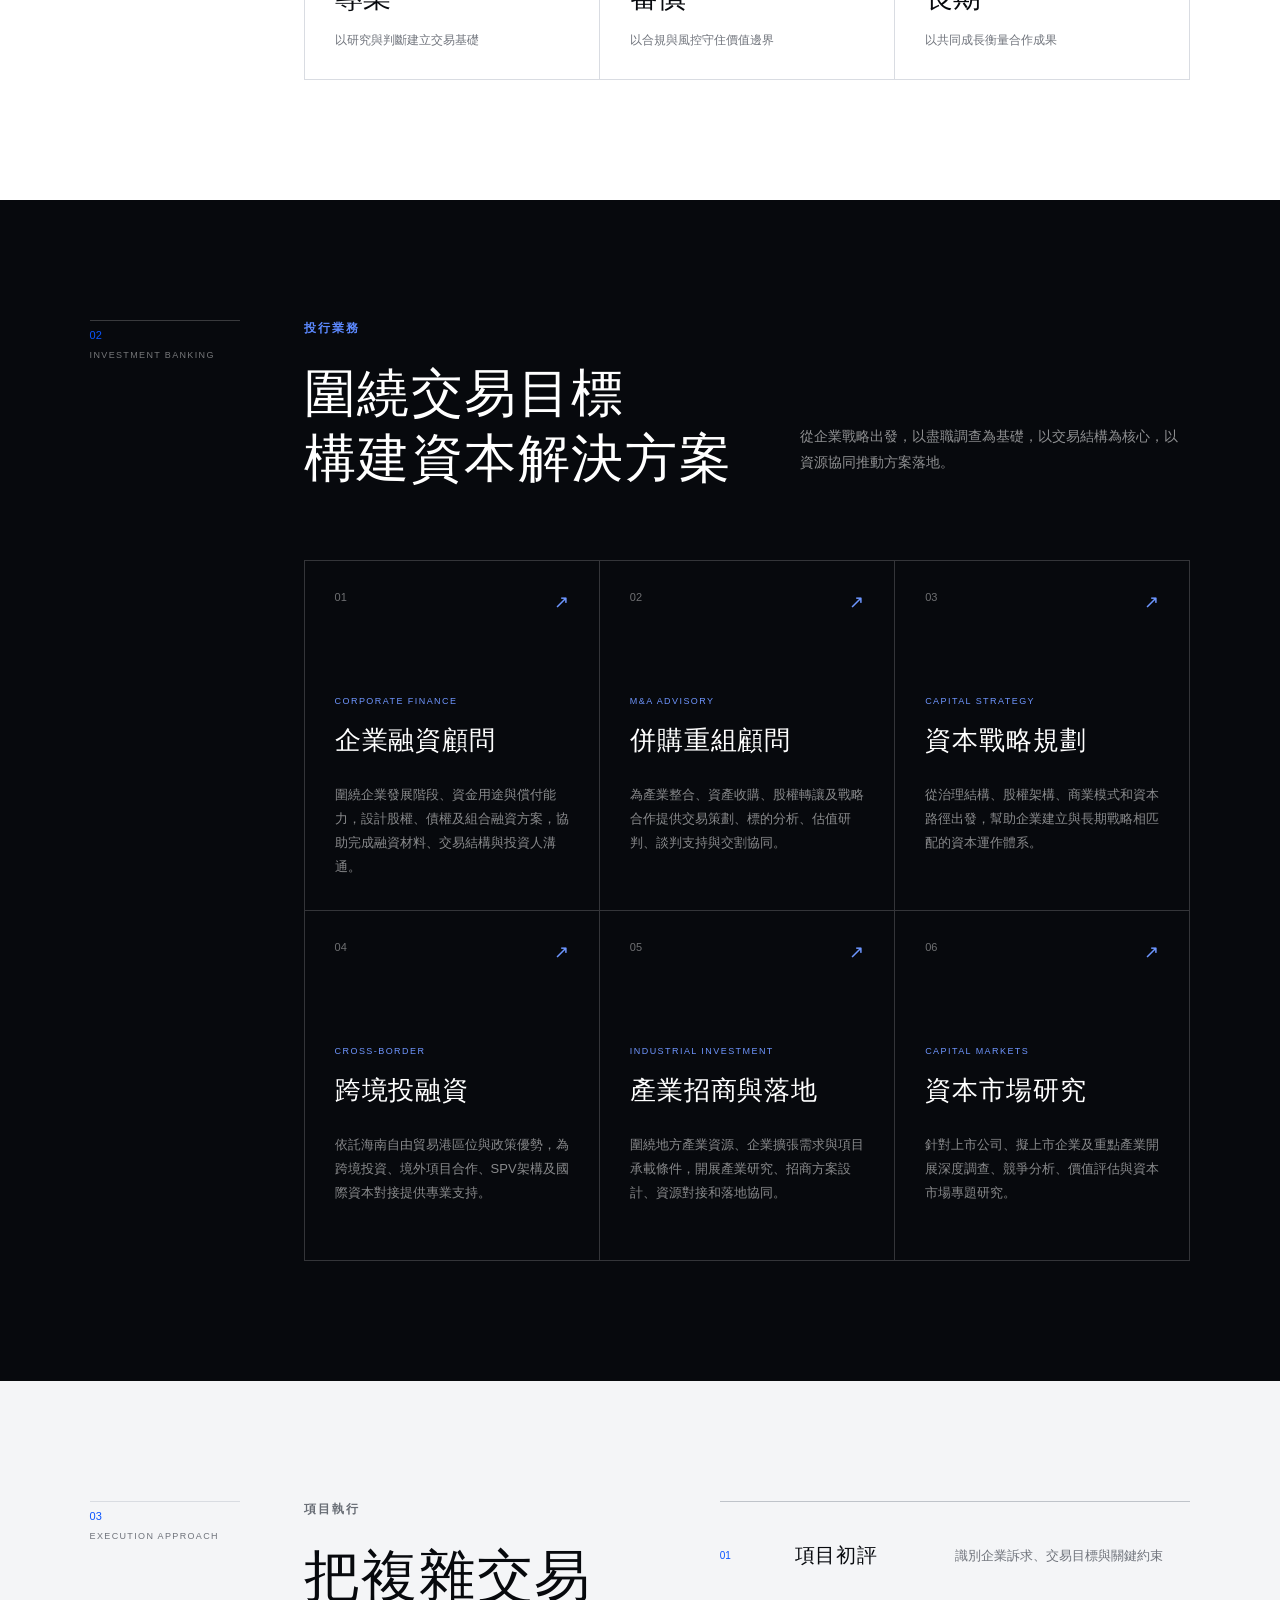
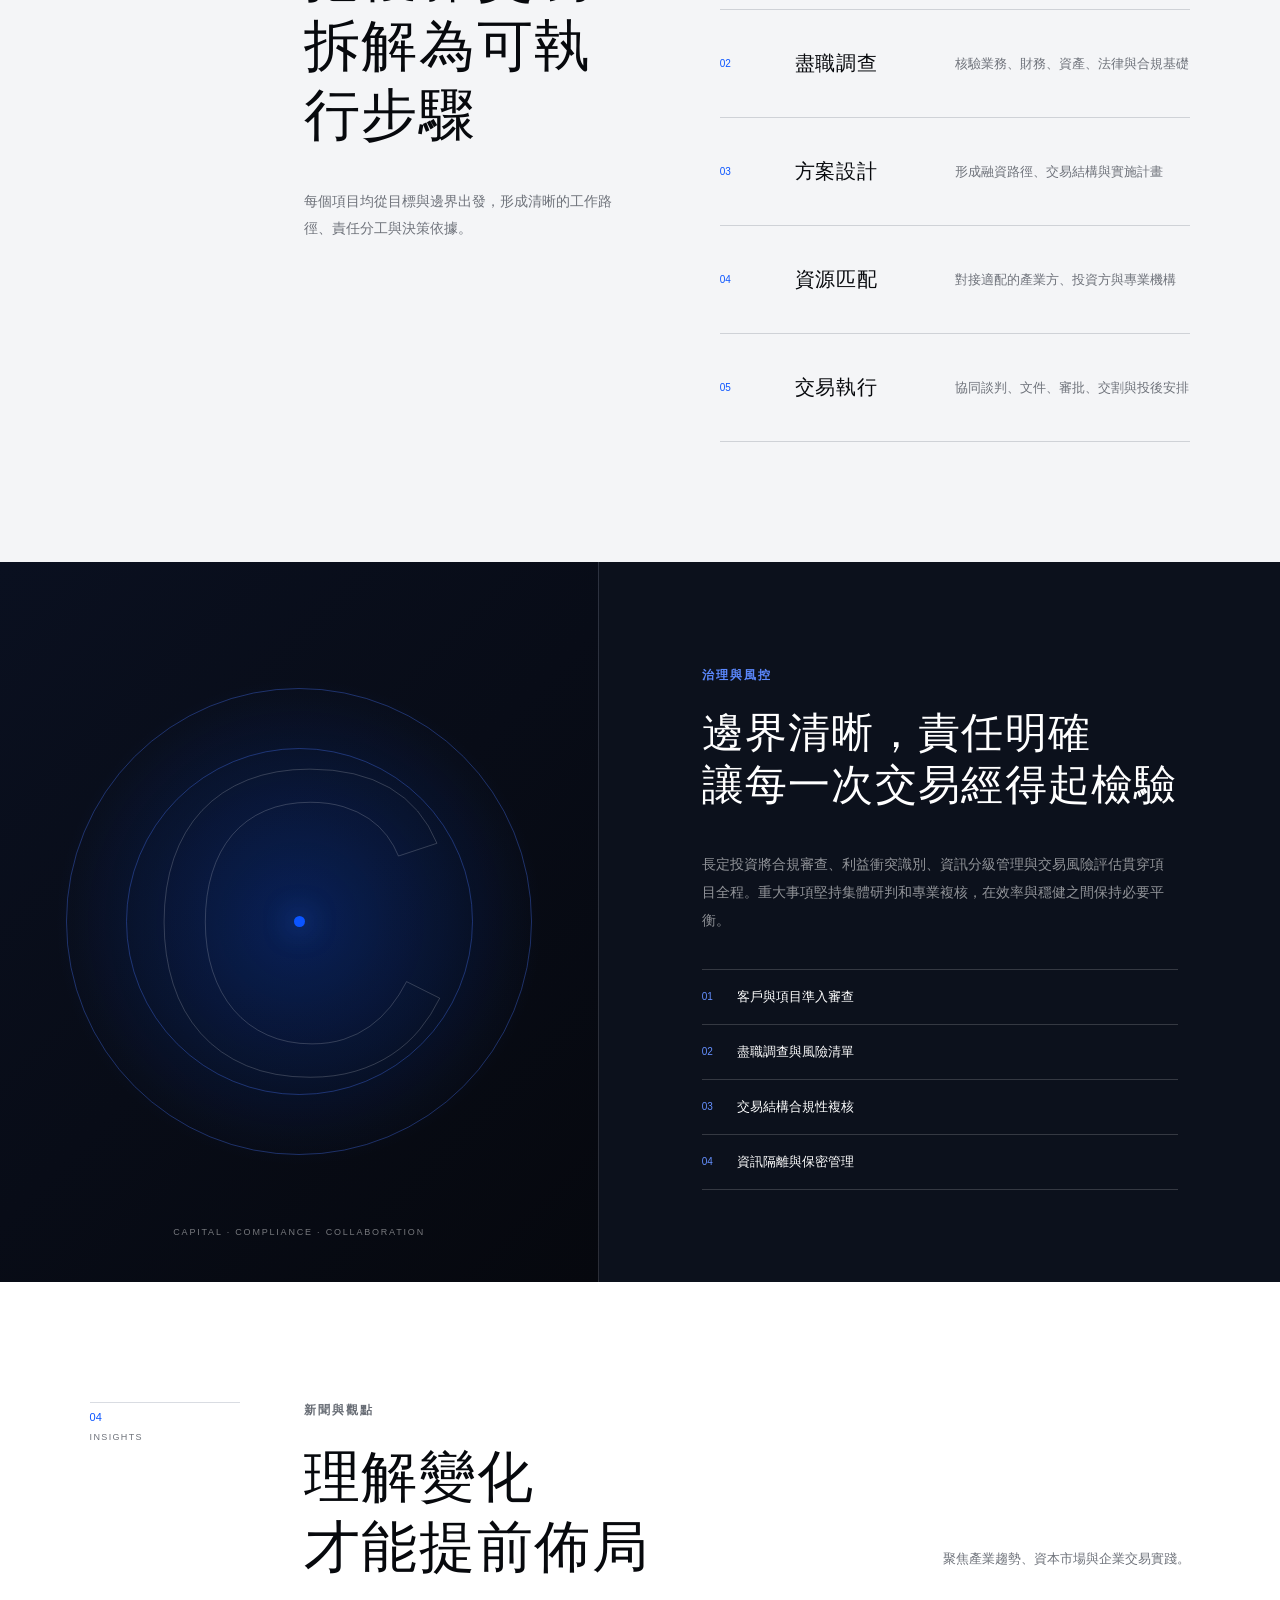
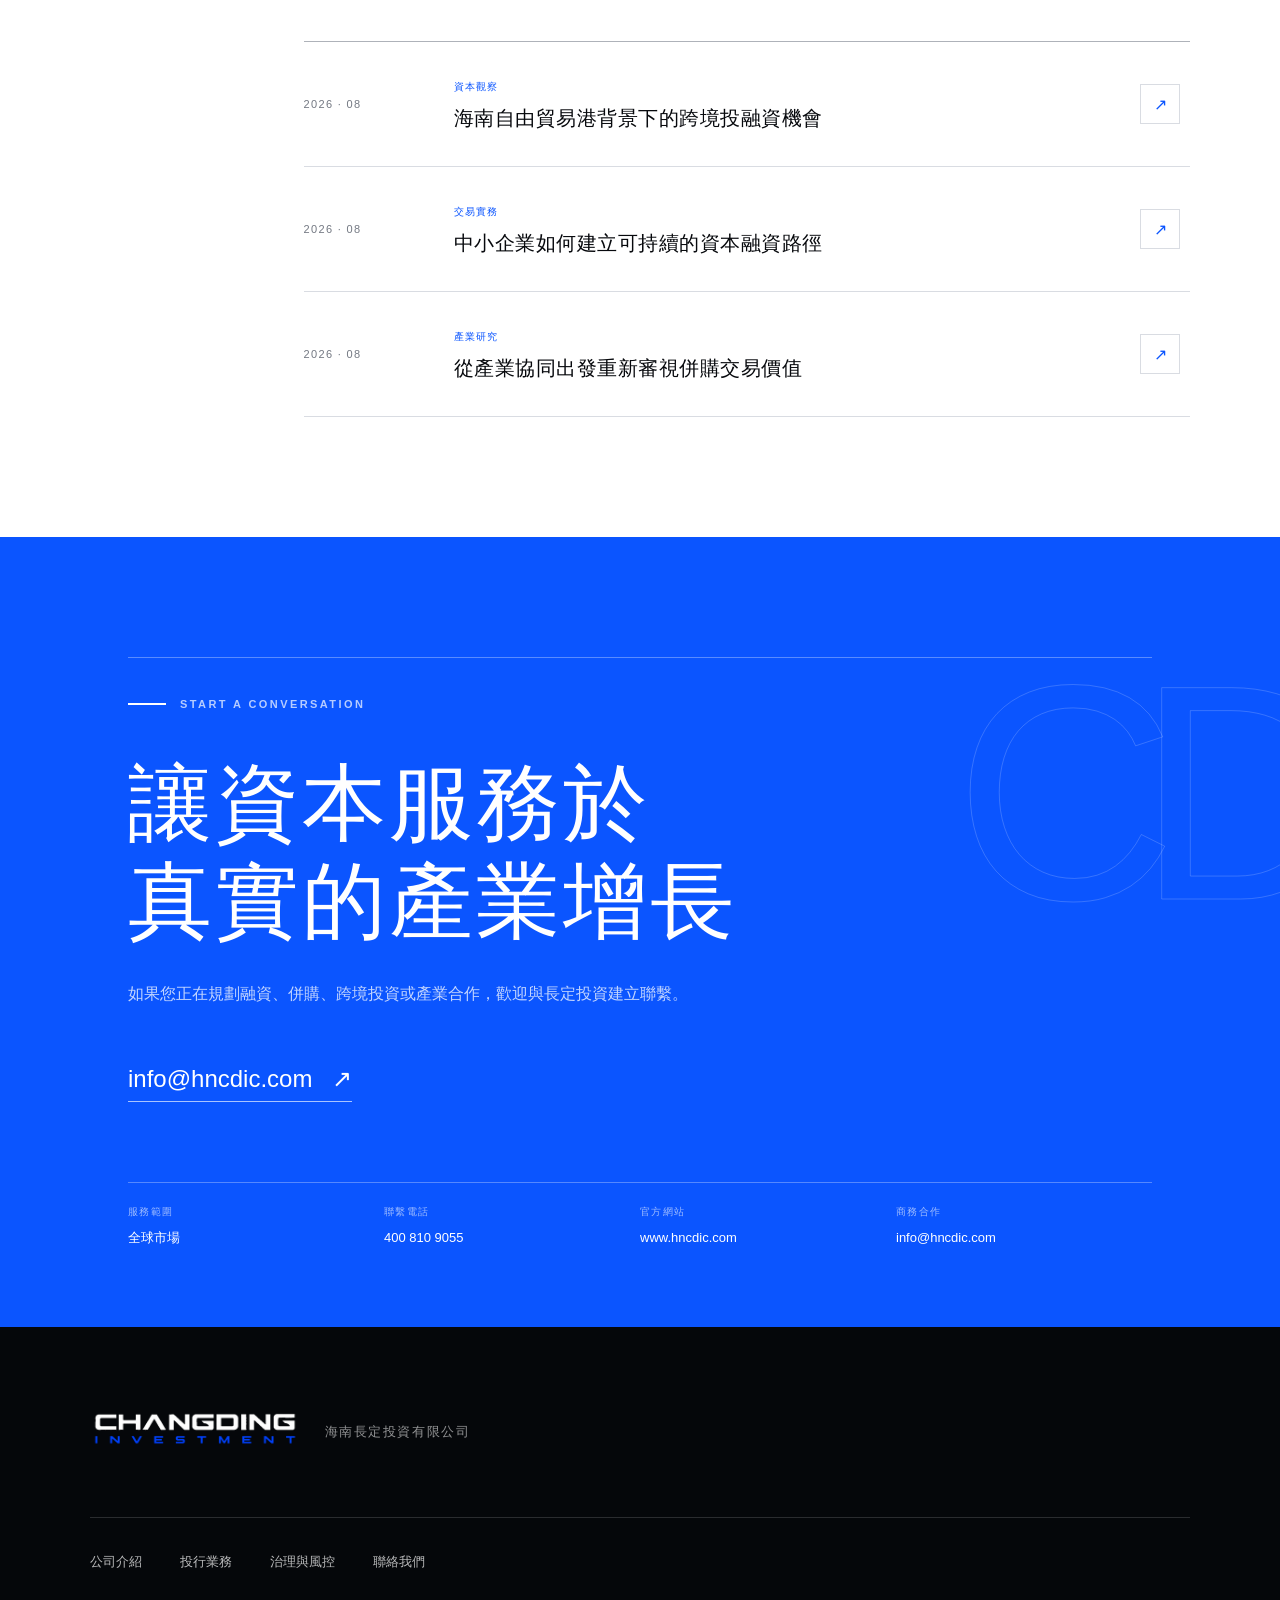
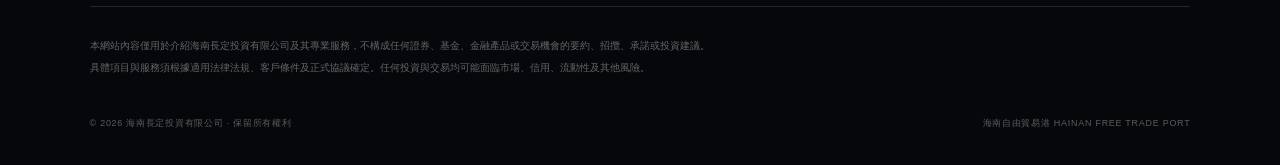
<file: zh-hant/index.html>
<!doctype html>
<html lang="zh-Hant">
<head>
  <meta charset="utf-8">
  <meta name="viewport" content="width=device-width,initial-scale=1">
  <title>海南長定投資有限公司｜投資銀行與資本顧問</title>
  <meta name="description" content="海南長定投資有限公司立足海南自由貿易港、面向全球市場，提供企業融資、併購重組、資本戰略、跨境投融資、產業招商與資本市場研究服務。">
  <meta name="keywords" content="海南長定投資,投資銀行,企業融資,併購重組,跨境投融資,海南自由貿易港">
  <link rel="alternate" hreflang="zh-Hans" href="https://hncdic.com/">
  <link rel="alternate" hreflang="zh-Hant" href="https://hncdic.com/zh-hant/">
  <link rel="alternate" hreflang="en" href="https://hncdic.com/en/">
  <link rel="alternate" hreflang="x-default" href="https://hncdic.com/">
  <link rel="icon" href="../favicon.svg" type="image/svg+xml">
  <link rel="stylesheet" href="../styles.css?v=20260831-9">
</head>
<body>
<main>
  <header class="site-header">
    <a class="brand" href="#top" aria-label="海南長定投資有限公司首頁">
      <img src="../changding-logo-dark.png" alt="CHANGDING INVESTMENT">
      <span>海南長定投資有限公司</span>
    </a>
    <nav class="desktop-nav" aria-label="主導覽列">
      <a href="#about">關於長定</a><a href="#services">投行業務</a><a href="#approach">項目執行</a><a href="#governance">治理與風控</a><a href="#insights">新聞觀點</a>
    </nav>
    <div class="header-tools">
      <nav class="language-nav" aria-label="語言切換">
        <a class="lang-switch" href="../" lang="zh-Hans" aria-label="简体中文">簡</a>
        <a class="lang-switch" href="./" lang="zh-Hant" aria-current="page" aria-label="正體中文">正</a>
        <a class="lang-switch" href="../en/" lang="en" aria-label="English">EN</a>
      </nav>
      <a class="header-contact" href="tel:4008109055">400 810 9055 <span>↗</span></a>
    </div>
    <details class="mobile-menu">
      <summary aria-label="開啟導覽列">選單</summary>
      <nav><a href="#about">關於長定</a><a href="#services">投行業務</a><a href="#approach">項目執行</a><a href="#governance">治理與風控</a><a href="#insights">新聞觀點</a><a href="#contact">聯絡我們</a></nav>
    </details>
  </header>

  <section class="hero" id="top">
    <video id="hero-video" class="hero-video" autoplay muted loop playsinline webkit-playsinline preload="auto" poster="../hero-poster.jpg?v=2" aria-hidden="true" disablepictureinpicture>
      <source src="../hero-background.mp4?v=2" type="video/mp4">
    </video>
    <div class="hero-grid" aria-hidden="true"></div>
    <div class="hero-content">
      <p class="eyebrow"><span></span> HAINAN FREE TRADE PORT · INVESTMENT BANKING</p>
      <h1>連接產業與資本<br>推動價值兌現</h1>
      <p class="hero-lead">立足海南自由貿易港，面向全球市場，服務企業全生命週期資本戰略，<br>為複雜交易提供清晰、審慎、可執行的解決方案。</p>
      <div class="hero-actions"><a class="button button-blue" href="#services">查看投行業務 <span>↗</span></a><a class="button button-ghost" href="#contact">發起項目溝通</a></div>
    </div>
    <div class="hero-side"><div><strong>01</strong><span>資本戰略</span></div><div><strong>02</strong><span>交易結構</span></div><div><strong>03</strong><span>資源協同</span></div></div>
    <p class="photo-credit">長定投資 · 品牌影像</p>
  </section>

  <div class="ticker" aria-label="核心業務"><div><span>企業融資</span><i></i><span>併購重組</span><i></i><span>資本規劃</span><i></i><span>跨境投融資</span><i></i><span>產業招商</span><i></i><span>資本市場研究</span></div></div>

  <section class="section about" id="about">
    <div class="section-label"><span>01</span><p>ABOUT CHANGDING</p></div>
    <div class="about-main">
      <p class="kicker">關於長定</p><h2>以專業判斷穿越週期<br>以交易能力連接機會</h2>
      <div class="about-copy">
        <p>海南長定投資有限公司是一家立足海南自由貿易港、面向全球市場的專業投資與投行顧問機構。公司聚焦企業融資、併購重組、資本戰略、跨境投融資、產業招商與資本市場研究，為企業、項目方及產業合作夥伴提供貫穿交易全流程的專業服務。</p>
        <p>我們堅持從產業邏輯和真實價值出發，在充分識別風險的前提下設計交易結構，推動資本、產業、市場與專業資源高效協同。長定投資重視長期合作，不以單一融資結果定義服務，而是幫助企業建立可持續的資本能力。</p>
      </div>
      <div class="principles"><div><strong>專業</strong><span>以研究與判斷建立交易基礎</span></div><div><strong>審慎</strong><span>以合規與風控守住價值邊界</span></div><div><strong>長期</strong><span>以共同成長衡量合作成果</span></div></div>
    </div>
  </section>

  <section class="section services" id="services">
    <div class="section-label light"><span>02</span><p>INVESTMENT BANKING</p></div>
    <div>
      <div class="services-head"><div><p class="kicker blue">投行業務</p><h2>圍繞交易目標<br>構建資本解決方案</h2></div><p>從企業戰略出發，以盡職調查為基礎，以交易結構為核心，以資源協同推動方案落地。</p></div>
      <div class="service-grid">
        <article><div class="service-top"><span>01</span><i>↗</i></div><p class="service-en">CORPORATE FINANCE</p><h3>企業融資顧問</h3><p>圍繞企業發展階段、資金用途與償付能力，設計股權、債權及組合融資方案，協助完成融資材料、交易結構與投資人溝通。</p></article>
        <article><div class="service-top"><span>02</span><i>↗</i></div><p class="service-en">M&amp;A ADVISORY</p><h3>併購重組顧問</h3><p>為產業整合、資產收購、股權轉讓及戰略合作提供交易策劃、標的分析、估值研判、談判支持與交割協同。</p></article>
        <article><div class="service-top"><span>03</span><i>↗</i></div><p class="service-en">CAPITAL STRATEGY</p><h3>資本戰略規劃</h3><p>從治理結構、股權架構、商業模式和資本路徑出發，幫助企業建立與長期戰略相匹配的資本運作體系。</p></article>
        <article><div class="service-top"><span>04</span><i>↗</i></div><p class="service-en">CROSS-BORDER</p><h3>跨境投融資</h3><p>依託海南自由貿易港區位與政策優勢，為跨境投資、境外項目合作、SPV架構及國際資本對接提供專業支持。</p></article>
        <article><div class="service-top"><span>05</span><i>↗</i></div><p class="service-en">INDUSTRIAL INVESTMENT</p><h3>產業招商與落地</h3><p>圍繞地方產業資源、企業擴張需求與項目承載條件，開展產業研究、招商方案設計、資源對接和落地協同。</p></article>
        <article><div class="service-top"><span>06</span><i>↗</i></div><p class="service-en">CAPITAL MARKETS</p><h3>資本市場研究</h3><p>針對上市公司、擬上市企業及重點產業開展深度調查、競爭分析、價值評估與資本市場專題研究。</p></article>
      </div>
    </div>
  </section>

  <section class="section approach" id="approach">
    <div class="section-label"><span>03</span><p>EXECUTION APPROACH</p></div>
    <div class="approach-layout">
      <div class="approach-intro"><p class="kicker">項目執行</p><h2>把複雜交易<br>拆解為可執行步驟</h2><p>每個項目均從目標與邊界出發，形成清晰的工作路徑、責任分工與決策依據。</p></div>
      <div class="process-list">
        <div class="process-item"><span>01</span><h3>項目初評</h3><p>識別企業訴求、交易目標與關鍵約束</p></div>
        <div class="process-item"><span>02</span><h3>盡職調查</h3><p>核驗業務、財務、資產、法律與合規基礎</p></div>
        <div class="process-item"><span>03</span><h3>方案設計</h3><p>形成融資路徑、交易結構與實施計畫</p></div>
        <div class="process-item"><span>04</span><h3>資源匹配</h3><p>對接適配的產業方、投資方與專業機構</p></div>
        <div class="process-item"><span>05</span><h3>交易執行</h3><p>協同談判、文件、審批、交割與投後安排</p></div>
      </div>
    </div>
  </section>

  <section class="governance" id="governance">
    <div class="governance-visual"><span class="giant-c">C</span><div class="orbit orbit-one"></div><div class="orbit orbit-two"></div><div class="core-dot"></div><p>CAPITAL · COMPLIANCE · COLLABORATION</p></div>
    <div class="governance-copy"><p class="kicker blue">治理與風控</p><h2>邊界清晰，責任明確<br>讓每一次交易經得起檢驗</h2><p>長定投資將合規審查、利益衝突識別、資訊分級管理與交易風險評估貫穿項目全程。重大事項堅持集體研判和專業複核，在效率與穩健之間保持必要平衡。</p><ul><li><span>01</span>客戶與項目準入審查</li><li><span>02</span>盡職調查與風險清單</li><li><span>03</span>交易結構合規性複核</li><li><span>04</span>資訊隔離與保密管理</li></ul></div>
  </section>

  <section class="section insights" id="insights">
    <div class="section-label"><span>04</span><p>INSIGHTS</p></div>
    <div><div class="insights-head"><div><p class="kicker">新聞與觀點</p><h2>理解變化<br>才能提前佈局</h2></div><p>聚焦產業趨勢、資本市場與企業交易實踐。</p></div>
      <div class="insight-list">
        <article><time>2026 · 08</time><div><span>資本觀察</span><h3>海南自由貿易港背景下的跨境投融資機會</h3></div><a href="#contact" aria-label="諮詢跨境投融資機會">↗</a></article>
        <article><time>2026 · 08</time><div><span>交易實務</span><h3>中小企業如何建立可持續的資本融資路徑</h3></div><a href="#contact" aria-label="諮詢企業融資路徑">↗</a></article>
        <article><time>2026 · 08</time><div><span>產業研究</span><h3>從產業協同出發重新審視併購交易價值</h3></div><a href="#contact" aria-label="諮詢併購交易價值">↗</a></article>
      </div>
    </div>
  </section>

  <section class="contact" id="contact">
    <div class="contact-line"></div><p class="eyebrow"><span></span> START A CONVERSATION</p><h2>讓資本服務於<br>真實的產業增長</h2><p>如果您正在規劃融資、併購、跨境投資或產業合作，歡迎與長定投資建立聯繫。</p><a class="contact-email" href="mailto:info@hncdic.com">info@hncdic.com <span>↗</span></a>
    <div class="contact-meta"><div><span>服務範圍</span><strong>全球市場</strong></div><div><span>聯繫電話</span><strong><a href="tel:4008109055">400 810 9055</a></strong></div><div><span>官方網站</span><strong>www.hncdic.com</strong></div><div><span>商務合作</span><strong>info@hncdic.com</strong></div></div>
  </section>

  <footer>
    <div class="footer-brand"><img src="../changding-logo-dark.png" alt="CHANGDING INVESTMENT"><p>海南長定投資有限公司</p></div>
    <div class="footer-links"><a href="#about">公司介紹</a><a href="#services">投行業務</a><a href="#governance">治理與風控</a><a href="#contact">聯絡我們</a></div>
    <div class="legal"><p>本網站內容僅用於介紹海南長定投資有限公司及其專業服務，不構成任何證券、基金、金融產品或交易機會的要約、招攬、承諾或投資建議。</p><p>具體項目與服務須根據適用法律法規、客戶條件及正式協議確定。任何投資與交易均可能面臨市場、信用、流動性及其他風險。</p></div>
    <div class="copyright"><span>© 2026 海南長定投資有限公司 · 保留所有權利</span><span>海南自由貿易港 HAINAN FREE TRADE PORT</span></div>
  </footer>
</main>
<script>
  (() => {
    const video = document.getElementById('hero-video');
    if (!video) return;

    video.muted = true;
    video.defaultMuted = true;
    video.playsInline = true;

    const startVideo = () => {
      const playback = video.play();
      if (playback && typeof playback.catch === 'function') playback.catch(() => {});
    };

    if (video.readyState >= 2) startVideo();
    video.addEventListener('loadeddata', startVideo, { once: true });
    video.addEventListener('canplay', startVideo, { once: true });
    window.addEventListener('pageshow', startVideo);
    document.addEventListener('visibilitychange', () => {
      if (!document.hidden) startVideo();
    });
    ['pointerdown', 'touchstart', 'keydown'].forEach((eventName) => {
      window.addEventListener(eventName, startVideo, { once: true, passive: true });
    });
  })();
</script>
</body>
</html>
</file>
<file: styles.css>
:root { --ink:#07090d; --blue:#0b55ff; --blue-bright:#1f68ff; --paper:#f4f5f7; --line:#d9dce2; --muted:#6f737b; }
* { box-sizing:border-box; }
html { scroll-behavior:smooth; }
body { margin:0; background:#fff; color:var(--ink); font-family:Arial,"PingFang SC","Microsoft YaHei",sans-serif; -webkit-font-smoothing:antialiased; }
a { color:inherit; text-decoration:none; }
img { display:block; max-width:100%; }

.site-header { height:86px; display:grid; grid-template-columns:310px 1fr auto; align-items:center; padding:0 4.4vw; border-bottom:1px solid rgba(255,255,255,.18); position:absolute; inset:0 0 auto; z-index:20; color:#fff; }
.brand { display:flex; align-items:center; gap:18px; }
.brand img { width:142px; }
.brand span { font-size:12px; letter-spacing:.12em; color:rgba(255,255,255,.75); }
.desktop-nav { display:flex; justify-content:center; gap:clamp(18px,2.5vw,42px); font-size:14px; }
.desktop-nav a { position:relative; color:rgba(255,255,255,.82); transition:color .25s ease; }
.desktop-nav a::after { content:""; height:2px; background:var(--blue-bright); position:absolute; left:0; right:100%; bottom:-10px; transition:right .25s ease; }
.desktop-nav a:hover { color:#fff; }
.desktop-nav a:hover::after { right:0; }
.header-tools { display:flex; align-items:center; gap:22px; }
.language-nav { display:flex; align-items:center; gap:5px; }
.lang-switch { min-width:36px; height:36px; padding:0 8px; display:inline-flex; align-items:center; justify-content:center; border:1px solid rgba(255,255,255,.32); font-size:10px; font-weight:700; letter-spacing:.06em; transition:background .25s ease,border-color .25s ease; }
.lang-switch:hover { background:rgba(255,255,255,.1); border-color:rgba(255,255,255,.65); }
.lang-switch[aria-current="page"] { background:#fff; border-color:#fff; color:#07090d; }
.header-contact { border-left:1px solid rgba(255,255,255,.18); padding-left:32px; font-size:14px; }
.header-contact span { color:#5687ff; margin-left:7px; }
.mobile-menu { display:none; }

.hero { min-height:780px; height:100vh; position:relative; color:#fff; overflow:hidden; background:#050812 url("hero-poster.jpg") center/cover no-repeat; }
.hero-video { position:absolute; inset:0; width:100%; height:100%; object-fit:cover; object-position:center; z-index:0; }
.hero::before { content:""; position:absolute; inset:0; z-index:1; background:linear-gradient(90deg,rgba(4,8,17,.96) 0%,rgba(4,8,17,.81) 46%,rgba(4,8,17,.38) 100%),linear-gradient(0deg,rgba(2,5,12,.72),transparent 55%); pointer-events:none; }
.hero::after { content:""; position:absolute; inset:0; z-index:1; background:radial-gradient(circle at 72% 48%,rgba(11,85,255,.2),transparent 38%); pointer-events:none; }
.hero-grid { position:absolute; inset:86px 0 0; z-index:2; background-image:linear-gradient(rgba(255,255,255,.06) 1px,transparent 1px),linear-gradient(90deg,rgba(255,255,255,.055) 1px,transparent 1px); background-size:25% 25%; mask-image:linear-gradient(90deg,#000,transparent 72%); }
.hero-content { position:absolute; left:8.8vw; top:51%; transform:translateY(-44%); z-index:3; max-width:900px; }
.eyebrow { display:flex; align-items:center; gap:14px; font-size:11px; font-weight:700; letter-spacing:.22em; color:rgba(255,255,255,.7); }
.eyebrow span { width:38px; height:2px; background:var(--blue-bright); }
.hero h1 { font-size:clamp(58px,6.6vw,110px); line-height:1.15; letter-spacing:.035em; margin:28px 0 34px; font-weight:600; }
.hero-lead { font-size:18px; line-height:1.9; color:rgba(255,255,255,.74); margin:0; max-width:680px; }
.hero-actions { display:flex; gap:12px; margin-top:42px; }
.button { min-width:176px; height:54px; display:inline-flex; align-items:center; justify-content:center; gap:20px; font-size:14px; transition:transform .25s ease,background .25s ease; }
.button:hover { transform:translateY(-2px); }
.button-blue { background:var(--blue); color:#fff; }
.button-blue:hover { background:var(--blue-bright); }
.button-ghost { border:1px solid rgba(255,255,255,.4); color:#fff; }
.button-ghost:hover { background:rgba(255,255,255,.1); }
.hero-side { position:absolute; z-index:3; right:4.4vw; bottom:11%; display:flex; border-top:1px solid rgba(255,255,255,.28); }
.hero-side div { width:132px; padding:18px 0 0 20px; border-left:1px solid rgba(255,255,255,.28); display:grid; gap:7px; }
.hero-side strong { font-size:10px; color:#6f98ff; letter-spacing:.12em; }
.hero-side span { font-size:13px; color:rgba(255,255,255,.76); }
.photo-credit { position:absolute; bottom:18px; right:4.4vw; z-index:3; font-size:9px; letter-spacing:.1em; color:rgba(255,255,255,.38); }

.ticker { height:74px; overflow:hidden; background:var(--blue); color:#fff; display:flex; align-items:center; }
.ticker div { width:100%; display:flex; align-items:center; justify-content:space-around; white-space:nowrap; padding:0 3vw; }
.ticker span { font-size:13px; letter-spacing:.12em; }
.ticker i { width:4px; height:4px; border:1px solid #fff; transform:rotate(45deg); opacity:.75; }

.section { padding:120px 7vw; display:grid; grid-template-columns:150px 1fr; gap:5vw; }
.section-label { padding-top:8px; border-top:1px solid var(--line); }
.section-label span { display:block; font-size:11px; color:var(--blue); margin-bottom:8px; }
.section-label p { margin:0; font-size:9px; line-height:1.5; letter-spacing:.15em; color:var(--muted); }
.section-label.light { border-color:rgba(255,255,255,.2); }
.section-label.light p { color:rgba(255,255,255,.45); }
.kicker { font-size:12px; font-weight:700; letter-spacing:.18em; color:#686d75; margin:0 0 23px; }
.kicker.blue { color:#5c89ff; }
.about h2,.services h2,.approach h2,.insights h2 { font-size:clamp(40px,4.4vw,72px); letter-spacing:.03em; line-height:1.24; font-weight:500; margin:0; }
.services h2 { font-size:clamp(38px,4.1vw,68px); white-space:nowrap; }
.about-main { max-width:1120px; }
.about-copy { display:grid; grid-template-columns:1fr 1fr; gap:5vw; margin-top:55px; border-top:1px solid var(--line); padding-top:30px; }
.about-copy p { margin:0; font-size:15px; line-height:2; color:#4f545c; text-align:justify; text-justify:inter-ideograph; }
.principles { display:grid; grid-template-columns:repeat(3,1fr); gap:1px; background:var(--line); margin-top:68px; border:1px solid var(--line); }
.principles div { padding:30px; background:#fff; min-height:130px; display:flex; flex-direction:column; justify-content:space-between; }
.principles strong { font-size:28px; font-weight:500; }
.principles span { font-size:12px; color:var(--muted); }

.services { background:var(--ink); color:#fff; }
.services-head { display:flex; align-items:end; justify-content:space-between; gap:40px; margin-bottom:70px; }
.services-head>p { max-width:390px; color:rgba(255,255,255,.55); font-size:14px; line-height:1.9; }
.service-grid { display:grid; grid-template-columns:repeat(3,1fr); border-top:1px solid rgba(255,255,255,.18); border-left:1px solid rgba(255,255,255,.18); }
.service-grid article { min-height:350px; padding:30px; border-right:1px solid rgba(255,255,255,.18); border-bottom:1px solid rgba(255,255,255,.18); transition:background .3s ease; }
.service-grid article:hover { background:var(--blue); }
.service-top { display:flex; justify-content:space-between; color:rgba(255,255,255,.42); font-size:11px; }
.service-top i { font-style:normal; color:#6d96ff; font-size:18px; }
.service-en { font-size:9px!important; letter-spacing:.16em; color:#6f96ff!important; margin-top:80px!important; }
.service-grid h3 { font-size:26px; font-weight:500; line-height:1.42; letter-spacing:.035em; margin:13px 0 24px; }
.service-grid article>p { font-size:13px; color:rgba(255,255,255,.52); line-height:1.85; margin:0; }
.service-grid article:hover p,.service-grid article:hover .service-top,.service-grid article:hover .service-top i { color:rgba(255,255,255,.85)!important; }

.approach { background:var(--paper); }
.approach-layout { display:grid; grid-template-columns:.8fr 1.2fr; gap:8vw; }
.approach-intro>p:last-child { margin-top:38px; max-width:440px; font-size:14px; line-height:1.9; color:var(--muted); }
.process-list { border-top:1px solid #bfc3ca; }
.process-item { display:grid; grid-template-columns:55px 140px 1fr; gap:20px; align-items:center; min-height:108px; border-bottom:1px solid #cfd2d7; }
.process-item span { font-size:10px; color:var(--blue); }
.process-item h3 { font-size:20px; line-height:1.4; letter-spacing:.03em; margin:0; font-weight:500; }
.process-item p { font-size:13px; color:var(--muted); line-height:1.65; margin:0; }

.governance { min-height:720px; display:grid; grid-template-columns:1fr 1fr; background:#0c111c; color:#fff; }
.governance-visual { position:relative; overflow:hidden; display:flex; align-items:center; justify-content:center; background:radial-gradient(circle at center,rgba(11,85,255,.28),transparent 52%),linear-gradient(135deg,#0a1020,#06080e); border-right:1px solid rgba(255,255,255,.14); }
.giant-c { font-size:min(34vw,520px); line-height:.8; font-family:Arial Black,Arial,sans-serif; color:transparent; -webkit-text-stroke:1px rgba(255,255,255,.18); }
.orbit { position:absolute; border:1px solid rgba(73,117,255,.35); border-radius:50%; }
.orbit-one { width:58%; aspect-ratio:1; }
.orbit-two { width:78%; aspect-ratio:1; }
.core-dot { position:absolute; width:11px; height:11px; border-radius:50%; background:var(--blue); box-shadow:0 0 30px #2b70ff; }
.governance-visual p { position:absolute; bottom:36px; letter-spacing:.2em; font-size:9px; color:rgba(255,255,255,.45); }
.governance-copy { padding:8vw 8vw 7vw; display:flex; flex-direction:column; justify-content:center; }
.governance-copy h2 { font-size:clamp(30px,3.3vw,60px); letter-spacing:.03em; line-height:1.24; font-weight:500; white-space:nowrap; margin:0; }
.governance-copy>p:not(.kicker) { color:rgba(255,255,255,.55); font-size:14px; line-height:2; margin:38px 0 35px; }
.governance-copy ul { list-style:none; padding:0; margin:0; border-top:1px solid rgba(255,255,255,.17); }
.governance-copy li { min-height:55px; border-bottom:1px solid rgba(255,255,255,.17); display:flex; align-items:center; gap:24px; font-size:13px; }
.governance-copy li span { color:#6590ff; font-size:10px; }

.insights-head { display:flex; align-items:end; justify-content:space-between; gap:30px; margin-bottom:60px; }
.insights-head>p { font-size:13px; color:var(--muted); }
.insight-list { border-top:1px solid #aeb2b9; }
.insight-list article { min-height:125px; display:grid; grid-template-columns:150px 1fr 50px; align-items:center; border-bottom:1px solid var(--line); transition:background .25s ease,padding .25s ease; }
.insight-list article:hover { background:#f4f6fa; padding:0 20px; }
.insight-list time { font-size:11px; letter-spacing:.12em; color:#737882; }
.insight-list article div span { font-size:10px; color:var(--blue); letter-spacing:.12em; }
.insight-list h3 { margin:10px 0 0; font-size:20px; line-height:1.45; letter-spacing:.025em; font-weight:500; }
.insight-list a { width:40px; height:40px; display:grid; place-items:center; border:1px solid var(--line); color:var(--blue); }

.contact { min-height:730px; padding:120px 10vw 80px; background:var(--blue); color:#fff; position:relative; overflow:hidden; }
.contact::after { content:"CD"; position:absolute; right:-3vw; top:10%; font-family:Arial Black,Arial,sans-serif; font-size:24vw; letter-spacing:-.13em; color:transparent; -webkit-text-stroke:1px rgba(255,255,255,.18); pointer-events:none; }
.contact-line { width:100%; height:1px; background:rgba(255,255,255,.32); margin-bottom:40px; position:relative; z-index:1; }
.contact .eyebrow { position:relative; z-index:1; }
.contact .eyebrow span { background:#fff; }
.contact h2 { position:relative; z-index:1; font-size:clamp(56px,6.6vw,110px); font-weight:500; line-height:1.15; letter-spacing:.035em; margin:45px 0 30px; }
.contact>p:not(.eyebrow) { position:relative; z-index:1; max-width:570px; line-height:1.8; color:rgba(255,255,255,.75); }
.contact-email { position:relative; z-index:1; display:inline-flex; gap:20px; align-items:center; margin-top:40px; font-size:24px; border-bottom:1px solid rgba(255,255,255,.65); padding-bottom:8px; }
.contact-meta { position:relative; z-index:1; display:grid; grid-template-columns:repeat(4,1fr); margin-top:80px; border-top:1px solid rgba(255,255,255,.3); }
.contact-meta div { padding:22px 18px 0 0; display:grid; gap:10px; }
.contact-meta span { font-size:10px; letter-spacing:.14em; color:rgba(255,255,255,.6); }
.contact-meta strong { font-size:13px; font-weight:500; }

footer { background:#05070a; color:#fff; padding:70px 7vw 35px; }
.footer-brand { display:flex; align-items:center; gap:25px; padding-bottom:50px; border-bottom:1px solid rgba(255,255,255,.15); }
.footer-brand img { width:210px; }
.footer-brand p { font-size:13px; letter-spacing:.12em; color:rgba(255,255,255,.56); }
.footer-links { display:flex; gap:38px; padding:35px 0; font-size:13px; }
.footer-links a { color:rgba(255,255,255,.72); }
.legal { border-top:1px solid rgba(255,255,255,.12); padding-top:25px; max-width:1100px; }
.legal p { color:rgba(255,255,255,.38); font-size:10px; line-height:1.75; margin:5px 0; }
.copyright { margin-top:40px; display:flex; justify-content:space-between; color:rgba(255,255,255,.34); font-size:9px; letter-spacing:.08em; }

.english-page .hero-content { max-width:1050px; }
.english-page .hero h1 { max-width:1000px; font-size:clamp(52px,5.5vw,88px); line-height:1.08; letter-spacing:-.02em; }
.english-page .hero-lead { max-width:740px; }
.english-page .services h2 { white-space:normal; }
.english-page .governance-copy h2 { white-space:normal; font-size:clamp(30px,3vw,54px); }
.english-page .service-grid h3 { font-size:23px; }
.english-page .process-item { grid-template-columns:55px 190px 1fr; }
.english-page .contact h2 { font-size:clamp(50px,5.7vw,92px); }

@media (max-width:1100px) {
  .site-header { grid-template-columns:280px 1fr auto; }
  .english-page .brand span { display:none; }
  .desktop-nav { gap:18px; }
  .desktop-nav a:nth-last-child(2),.desktop-nav a:nth-last-child(3) { display:none; }
  .section { grid-template-columns:100px 1fr; }
  .service-grid { grid-template-columns:repeat(2,1fr); }
  .approach-layout { grid-template-columns:1fr; gap:60px; }
}

@media (max-width:760px) {
  .site-header { height:72px; padding:0 14px; grid-template-columns:1fr auto auto; gap:6px; }
  .brand { gap:12px; }
  .brand img { width:110px; }
  .brand span,.desktop-nav,.header-contact { display:none; }
  .header-tools { gap:0; }
  .language-nav { gap:3px; }
  .lang-switch { min-width:30px; height:38px; padding:0 5px; font-size:9px; }
  .mobile-menu { display:block; position:relative; }
  .mobile-menu summary { min-width:58px; min-height:44px; list-style:none; border:1px solid rgba(255,255,255,.4); padding:0 10px; display:grid; place-items:center; font-size:11px; cursor:pointer; }
  .mobile-menu summary::-webkit-details-marker { display:none; }
  .mobile-menu nav { position:absolute; z-index:30; right:0; top:50px; width:min(250px,calc(100vw - 36px)); padding:12px; background:#080b11; border:1px solid rgba(255,255,255,.16); box-shadow:0 18px 45px rgba(0,0,0,.45); display:grid; }
  .mobile-menu nav a { min-height:46px; padding:0 12px; border-bottom:1px solid rgba(255,255,255,.1); display:flex; align-items:center; font-size:13px; }
  .hero { min-height:0; height:auto; padding:142px 22px 36px; background-position:center; display:flex; flex-direction:column; }
  .hero-video { object-position:center; }
  .hero-grid { inset:72px 0 0; background-size:50% 25%; }
  .hero-content { position:relative; left:auto; right:auto; top:auto; transform:none; width:100%; max-width:none; }
  .hero .eyebrow { max-width:320px; align-items:flex-start; font-size:10px; line-height:1.7; letter-spacing:.18em; }
  .hero .eyebrow span { flex:0 0 30px; margin-top:8px; }
  .hero h1 { font-size:clamp(40px,11.5vw,48px); line-height:1.16; letter-spacing:.015em; margin:28px 0 24px; }
  .hero-lead { max-width:100%; font-size:15px; line-height:1.85; }
  .hero-lead br { display:none; }
  .hero-actions { flex-direction:column; width:100%; margin-top:30px; gap:10px; }
  .hero-actions .button { width:100%; min-width:0; }
  .button { height:52px; }
  .hero-side { position:relative; left:auto; right:auto; bottom:auto; width:100%; margin-top:36px; display:grid; grid-template-columns:repeat(3,1fr); }
  .hero-side div { width:auto; min-width:0; min-height:64px; padding:14px 6px 0 10px; }
  .hero-side span { font-size:12px; white-space:nowrap; }
  .photo-credit { display:none; }
  .ticker { height:auto; min-height:104px; padding:18px 22px; overflow:hidden; }
  .ticker div { width:100%; padding:0; display:grid; grid-template-columns:repeat(2,minmax(0,1fr)); gap:14px 20px; }
  .ticker i { display:none; }
  .ticker span { font-size:12px; letter-spacing:.08em; }
  .section { padding:72px 22px; display:block; }
  .section-label { display:none; }
  .about h2,.services h2,.approach h2,.insights h2 { font-size:clamp(32px,9.5vw,40px); line-height:1.28; letter-spacing:.02em; }
  .services h2 { white-space:normal; }
  .about-copy { grid-template-columns:1fr; gap:25px; margin-top:40px; }
  .principles { grid-template-columns:1fr; margin-top:45px; }
  .principles div { min-height:105px; }
  .services-head,.insights-head { display:block; }
  .services-head>p,.insights-head>p { margin-top:28px; }
  .service-grid { grid-template-columns:1fr; }
  .service-grid article { min-height:300px; }
  .service-en { margin-top:55px!important; }
  .process-item { grid-template-columns:38px 105px 1fr; gap:10px; }
  .process-item h3 { font-size:17px; }
  .process-item p { font-size:11px; }
  .governance { grid-template-columns:1fr; }
  .governance-visual { min-height:380px; border-right:0; border-bottom:1px solid rgba(255,255,255,.14); }
  .giant-c { font-size:78vw; }
  .governance-copy { padding:72px 22px; }
  .governance-copy h2 { font-size:clamp(30px,8.5vw,38px); line-height:1.3; letter-spacing:.02em; white-space:normal; }
  .insight-list article { grid-template-columns:80px 1fr 40px; min-height:135px; }
  .insight-list h3 { font-size:16px; line-height:1.5; }
  .contact { min-height:0; padding:72px 22px 60px; }
  .contact h2 { font-size:clamp(42px,12vw,54px); line-height:1.18; letter-spacing:.02em; }
  .contact-email { font-size:19px; }
  .contact-meta { grid-template-columns:1fr; gap:20px; margin-top:60px; }
  .contact-meta div { border-bottom:1px solid rgba(255,255,255,.18); padding-bottom:16px; }
  footer { padding:60px 22px 28px; }
  .footer-brand { display:block; }
  .footer-brand p { margin-top:18px; }
  .footer-links { flex-wrap:wrap; gap:18px 28px; }
  .copyright { display:grid; gap:12px; }
  .english-page .hero h1 { font-size:clamp(36px,10.8vw,46px); line-height:1.08; letter-spacing:-.02em; }
  .english-page .hero-lead { font-size:14px; line-height:1.75; }
  .english-page .hero-side span { white-space:normal; line-height:1.35; }
  .english-page .ticker span { line-height:1.4; }
  .english-page .about h2,.english-page .services h2,.english-page .approach h2,.english-page .insights h2 { font-size:clamp(30px,8.8vw,38px); }
  .english-page .process-item { grid-template-columns:34px 115px 1fr; gap:8px; }
  .english-page .process-item h3 { font-size:15px; }
  .english-page .governance-copy h2 { font-size:clamp(29px,8vw,36px); }
  .english-page .contact h2 { font-size:clamp(39px,11vw,50px); }
}

@media (max-width:380px) {
  .hero { padding-left:18px; padding-right:18px; }
  .hero h1 { font-size:40px; }
  .hero-side div { padding-left:8px; }
  .hero-side span { font-size:11px; }
}

@media (prefers-reduced-motion:reduce) { html { scroll-behavior:auto; } * { transition:none!important; } }
</file>
